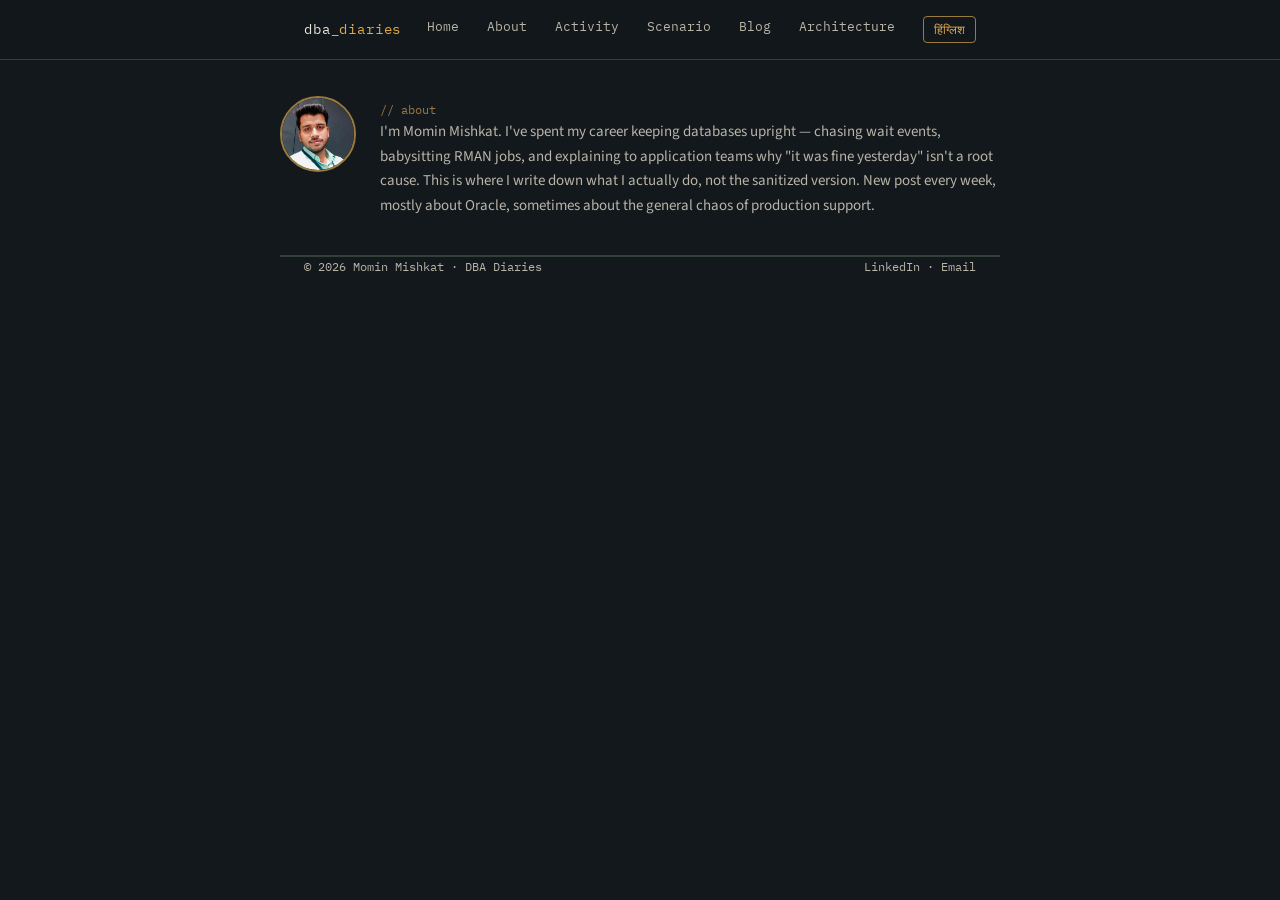
<file: about.html>
<!DOCTYPE html>
<html lang="en">
<head>
<meta charset="UTF-8">
<meta name="viewport" content="width=device-width, initial-scale=1.0">
<title>About — DBA Diaries</title>
<meta name="description" content="About Momin Mishkat — Oracle Database Administrator with expertise in Oracle Core, Oracle RAC, and OCI Database services.">
<meta name="keywords" content="Oracle DBA, Oracle DBA blog, RMAN recovery, AWR performance tuning, Data Guard, OCI, PostgreSQL, database administrator India">
<meta name="author" content="Momin Mishkat">
<link rel="canonical" href="https://momin-mishkat.github.io/dba-diaries/about.html">
<link rel="icon" href="data:image/svg+xml,%3Csvg xmlns='http://www.w3.org/2000/svg' viewBox='0 0 100 100'%3E%3Crect width='100' height='100' rx='18' fill='%2310151B'/%3E%3Ctext x='50' y='68' font-size='58' text-anchor='middle' fill='%23E8A33D' font-family='monospace'%3E%3E_%3C/text%3E%3C/svg%3E">

<meta property="og:type" content="website">
<meta property="og:title" content="About — DBA Diaries">
<meta property="og:description" content="About Momin Mishkat — Oracle Database Administrator with expertise in Oracle Core, Oracle RAC, and OCI Database services.">
<meta property="og:url" content="https://momin-mishkat.github.io/dba-diaries/about.html">
<meta property="og:image" content="https://momin-mishkat.github.io/dba-diaries/assets/momin-profile.jpg">

<meta name="twitter:card" content="summary">
<meta name="twitter:title" content="About — DBA Diaries">
<meta name="twitter:description" content="About Momin Mishkat — Oracle Database Administrator with expertise in Oracle Core, Oracle RAC, and OCI Database services.">
<meta name="twitter:image" content="https://momin-mishkat.github.io/dba-diaries/assets/momin-profile.jpg">

<script type="application/ld+json">
{
  "@context": "https://schema.org",
  "@type": "Person",
  "name": "Momin Mishkat",
  "jobTitle": "Oracle DBA",
  "url": "https://momin-mishkat.github.io/dba-diaries/",
  "sameAs": ["https://www.linkedin.com/in/momin-mishkat-01aa4b1b4/"]
}
</script>

<link rel="preconnect" href="https://fonts.googleapis.com">
<link href="https://fonts.googleapis.com/css2?family=Fraunces:ital,opsz,wght@0,9..144,400;0,9..144,500;0,9..144,600;1,9..144,500&family=Source+Sans+3:wght@400;500;600;700&family=IBM+Plex+Mono:wght@400;500;600&display=swap" rel="stylesheet">
<link rel="stylesheet" href="assets/styles.css?v=3">
</head>
<body>
<nav>
  <div class="wrap">
    <div class="logo">dba<span>_diaries</span></div>
    <div class="navlinks">
      <a href="index.html" id="nav-home">Home</a>
      <a href="about.html" id="nav-about">About</a>
      <a href="activity.html" id="nav-activity">Activity</a>
      <a href="scenario.html" id="nav-scenario">Scenario</a>
      <a href="blog.html" id="nav-blog">Blog</a>
      <a href="architecture.html" id="nav-architecture">Architecture</a>
      <button id="langToggle" class="lang-btn">हिंग्लिश</button>
    </div>
  </div>
</nav>

<section class="about wrap" id="about">
  <img src="assets/momin-profile.jpg" alt="Momin Mishkat" class="avatar">
  <div class="about-body">
    <div class="mark">// about</div>
    <p id="t-about">I'm Momin Mishkat. I've spent my career keeping databases upright — chasing wait events, babysitting RMAN jobs, and explaining to application teams why "it was fine yesterday" isn't a root cause. This is where I write down what I actually do, not the sanitized version. New post every week, mostly about Oracle, sometimes about the general chaos of production support.</p>
  </div>
</section>
<footer class="wrap">
  <span>© 2026 Momin Mishkat · DBA Diaries</span>
  <span><a href="https://www.linkedin.com/in/momin-mishkat-01aa4b1b4/" target="_blank" rel="noopener">LinkedIn</a> · <a href="mailto:mishkatmomin69@gmail.com">Email</a></span>
</footer>
<script src="assets/script.js?v=3"></script>
</body>
</html>
</file>
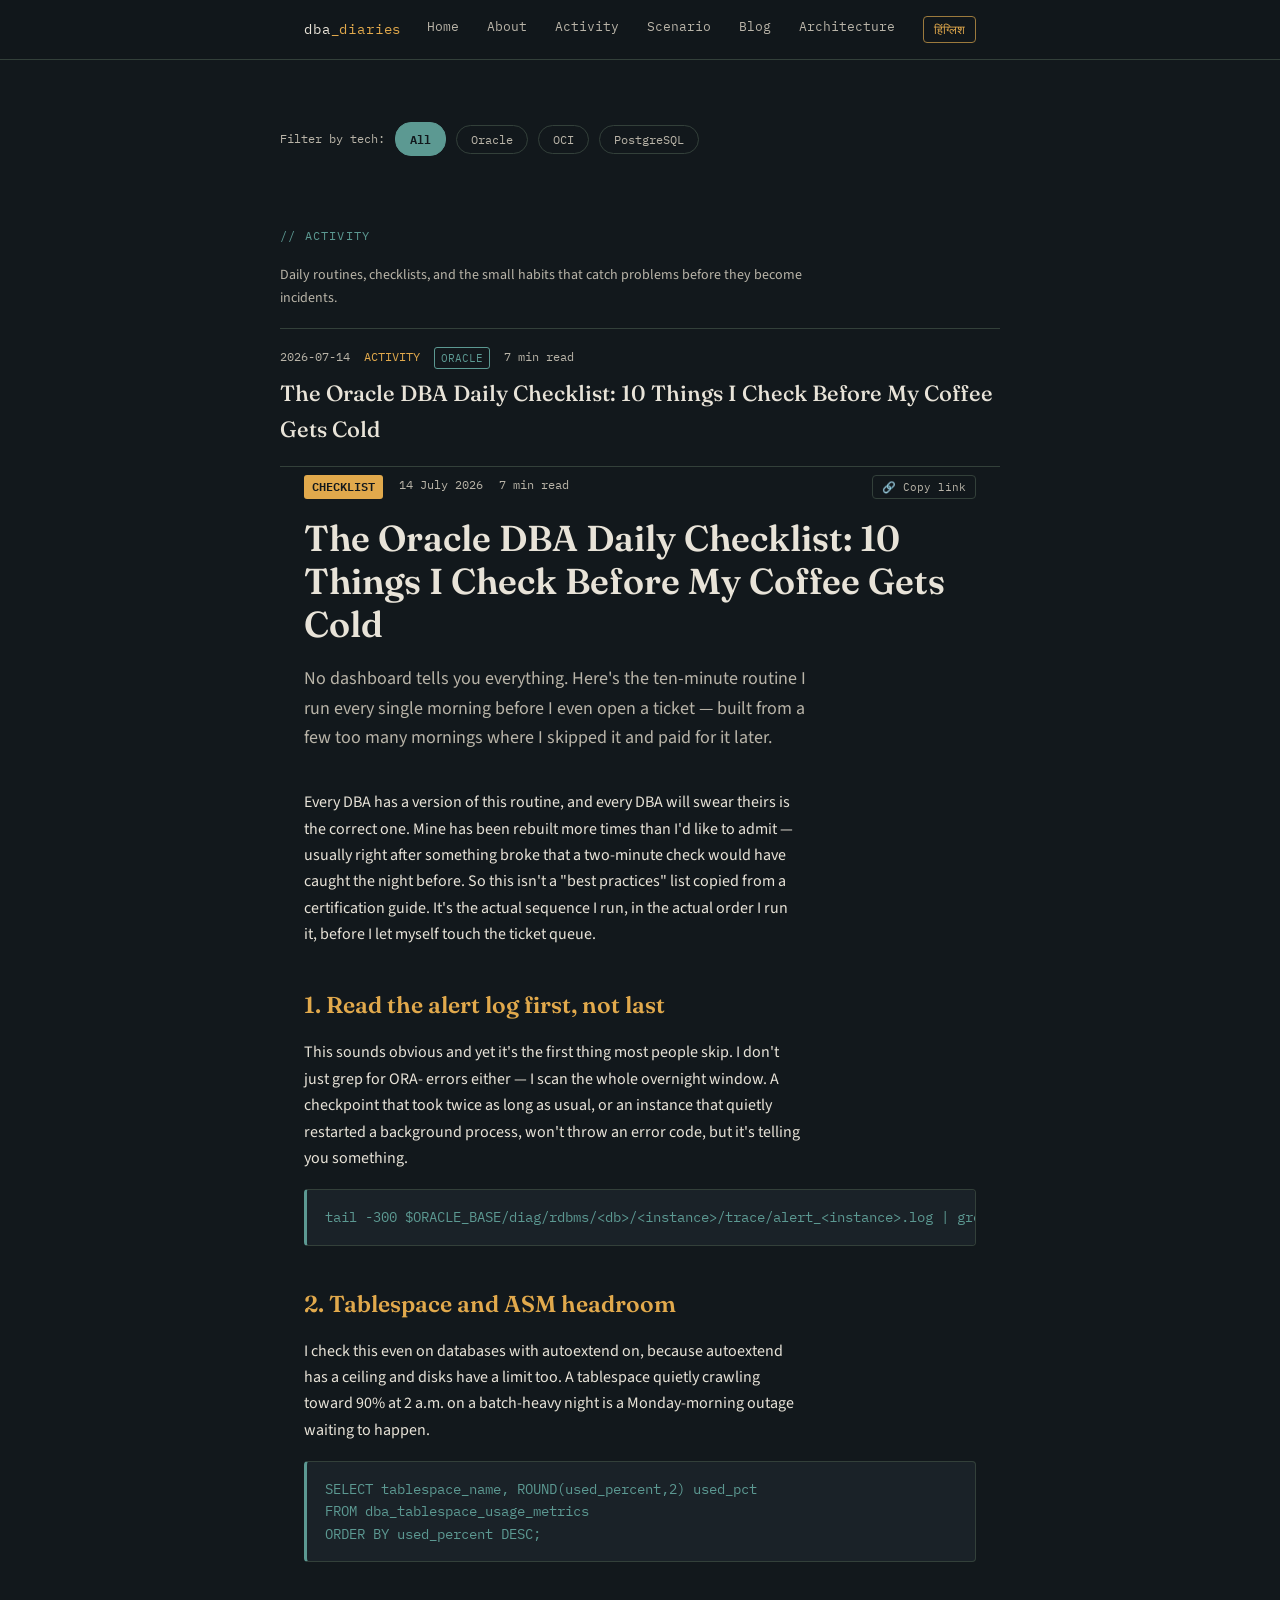
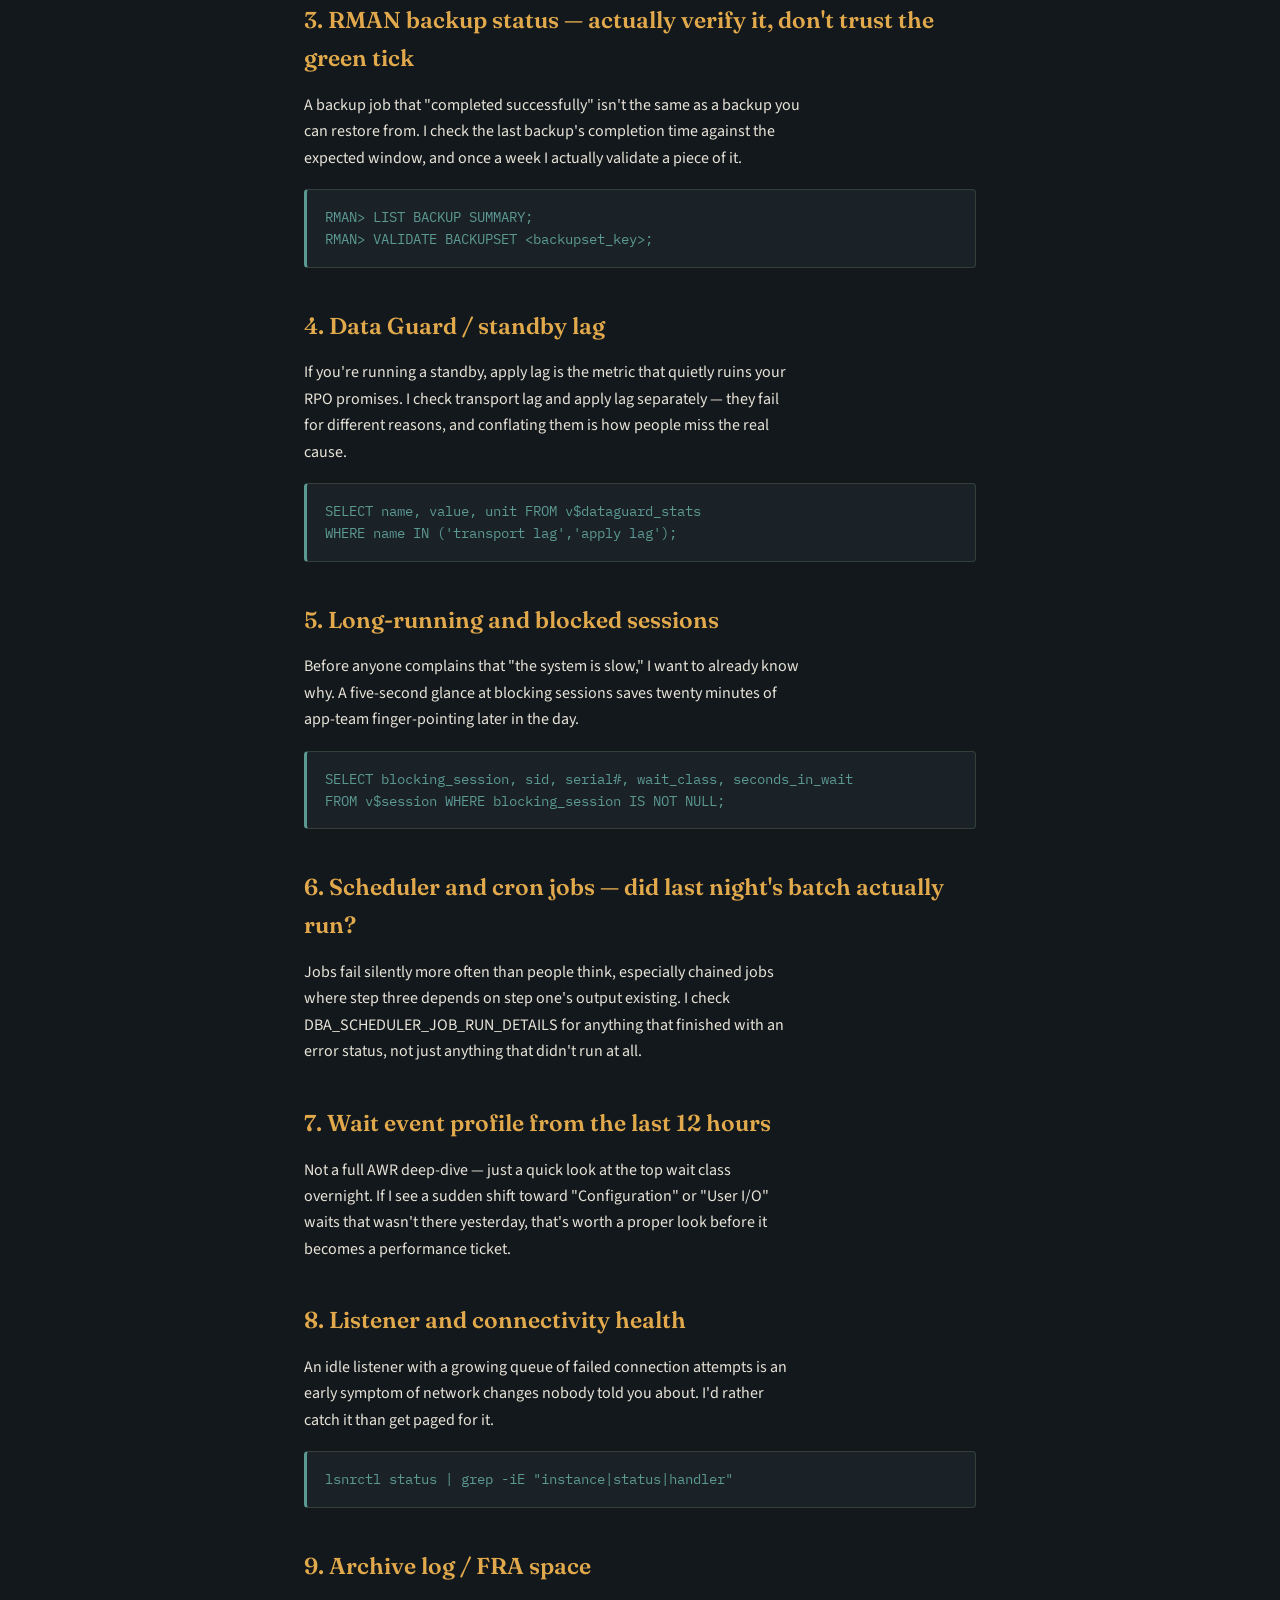
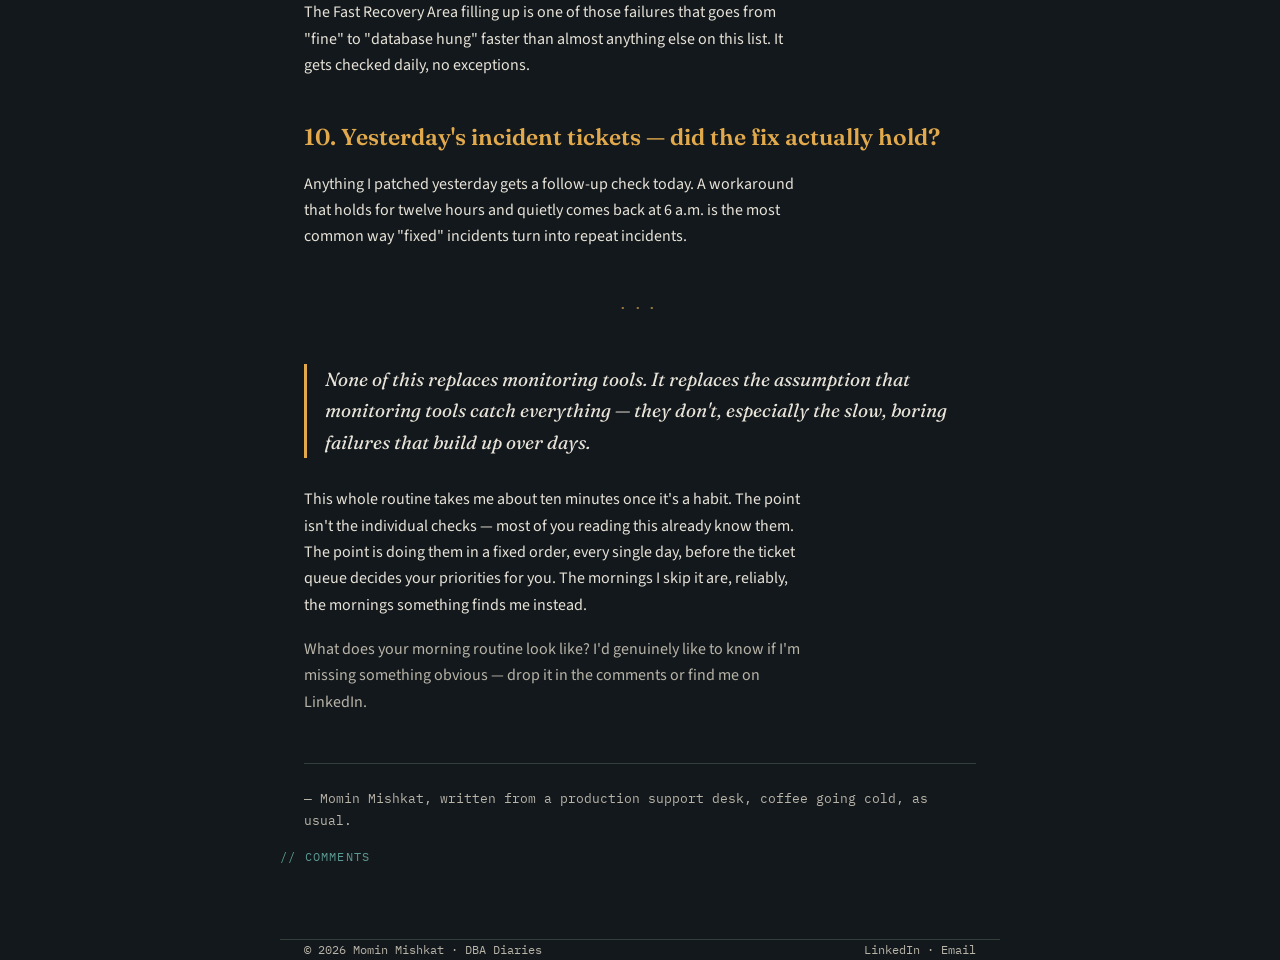
<file: activity.html>
<!DOCTYPE html>
<html lang="en">
<head>
<meta charset="UTF-8">
<meta name="viewport" content="width=device-width, initial-scale=1.0">
<title>Activity — DBA Diaries</title>
<meta name="description" content="Daily routines, checklists, and the small habits that catch problems before they become incidents. Written by Momin Mishkat, Oracle DBA.">
<meta name="keywords" content="Oracle DBA, Oracle DBA blog, RMAN recovery, AWR performance tuning, Data Guard, OCI, PostgreSQL, database administrator India">
<meta name="author" content="Momin Mishkat">
<link rel="canonical" href="https://momin-mishkat.github.io/dba-diaries/activity.html">
<link rel="icon" href="data:image/svg+xml,%3Csvg xmlns='http://www.w3.org/2000/svg' viewBox='0 0 100 100'%3E%3Crect width='100' height='100' rx='18' fill='%2310151B'/%3E%3Ctext x='50' y='68' font-size='58' text-anchor='middle' fill='%23E8A33D' font-family='monospace'%3E%3E_%3C/text%3E%3C/svg%3E">

<meta property="og:type" content="website">
<meta property="og:title" content="Activity — DBA Diaries">
<meta property="og:description" content="Daily routines, checklists, and the small habits that catch problems before they become incidents. Written by Momin Mishkat, Oracle DBA.">
<meta property="og:url" content="https://momin-mishkat.github.io/dba-diaries/activity.html">
<meta property="og:image" content="https://momin-mishkat.github.io/dba-diaries/assets/momin-profile.jpg">

<meta name="twitter:card" content="summary">
<meta name="twitter:title" content="Activity — DBA Diaries">
<meta name="twitter:description" content="Daily routines, checklists, and the small habits that catch problems before they become incidents. Written by Momin Mishkat, Oracle DBA.">
<meta name="twitter:image" content="https://momin-mishkat.github.io/dba-diaries/assets/momin-profile.jpg">

<script type="application/ld+json">
{
  "@context": "https://schema.org",
  "@type": "Person",
  "name": "Momin Mishkat",
  "jobTitle": "Oracle DBA",
  "url": "https://momin-mishkat.github.io/dba-diaries/",
  "sameAs": ["https://www.linkedin.com/in/momin-mishkat-01aa4b1b4/"]
}
</script>

<link rel="preconnect" href="https://fonts.googleapis.com">
<link href="https://fonts.googleapis.com/css2?family=Fraunces:ital,opsz,wght@0,9..144,400;0,9..144,500;0,9..144,600;1,9..144,500&family=Source+Sans+3:wght@400;500;600;700&family=IBM+Plex+Mono:wght@400;500;600&display=swap" rel="stylesheet">
<link rel="stylesheet" href="assets/styles.css?v=3">
</head>
<body>
<nav>
  <div class="wrap">
    <div class="logo">dba<span>_diaries</span></div>
    <div class="navlinks">
      <a href="index.html" id="nav-home">Home</a>
      <a href="about.html" id="nav-about">About</a>
      <a href="activity.html" id="nav-activity">Activity</a>
      <a href="scenario.html" id="nav-scenario">Scenario</a>
      <a href="blog.html" id="nav-blog">Blog</a>
      <a href="architecture.html" id="nav-architecture">Architecture</a>
      <button id="langToggle" class="lang-btn">हिंग्लिश</button>
    </div>
  </div>
</nav>

<section class="index-section wrap" id="tech-filter-wrap">
  <div class="tech-filter" id="techFilter">
    <span class="tech-filter-label" id="t-tech-label">Filter by tech:</span>
    <button class="tech-tab active" data-tech="all">All</button>
    <button class="tech-tab" data-tech="ORACLE">Oracle</button>
    <button class="tech-tab" data-tech="OCI">OCI</button>
    <button class="tech-tab" data-tech="POSTGRES">PostgreSQL</button>
  </div>
</section>

<section class="index-section wrap" id="activity">
  <div class="eyebrow">// activity</div>
  <p class="section-desc" id="t-desc-activity">Daily routines, checklists, and the small habits that catch problems before they become incidents.</p>
  <a class="post-entry" href="#post-1" data-tech="ORACLE">
    <div class="meta"><span class="ts">2026-07-14</span><span class="tag">ACTIVITY</span><span class="tech-badge">ORACLE</span><span id="t-index-read">7 min read</span></div>
    <h3 id="t-index-title">The Oracle DBA Daily Checklist: 10 Things I Check Before My Coffee Gets Cold</h3>
  </a>
</section>

<article class="wrap" id="post-1">
  <div class="meta-row">
    <span class="tag">CHECKLIST</span>
    <span class="ts">14 July 2026</span>
    <span id="t-art-read">7 min read</span>
  </div>

  <h2 class="title" id="t-art-title">The Oracle DBA Daily Checklist: 10 Things I Check Before My Coffee Gets Cold</h2>
  <p class="lede" id="t-art-lede">No dashboard tells you everything. Here's the ten-minute routine I run every single morning before I even open a ticket — built from a few too many mornings where I skipped it and paid for it later.</p>

  <p id="t-art-intro">Every DBA has a version of this routine, and every DBA will swear theirs is the correct one. Mine has been rebuilt more times than I'd like to admit — usually right after something broke that a two-minute check would have caught the night before. So this isn't a "best practices" list copied from a certification guide. It's the actual sequence I run, in the actual order I run it, before I let myself touch the ticket queue.</p>

  <h3 id="t-h3-1">1. Read the alert log first, not last</h3>
  <p id="t-p-1">This sounds obvious and yet it's the first thing most people skip. I don't just grep for ORA- errors either — I scan the whole overnight window. A checkpoint that took twice as long as usual, or an instance that quietly restarted a background process, won't throw an error code, but it's telling you something.</p>
  <div class="codeblock">tail -300 $ORACLE_BASE/diag/rdbms/&lt;db&gt;/&lt;instance&gt;/trace/alert_&lt;instance&gt;.log | grep -iE "ORA-|error|WARN|restart"</div>

  <h3 id="t-h3-2">2. Tablespace and ASM headroom</h3>
  <p id="t-p-2">I check this even on databases with autoextend on, because autoextend has a ceiling and disks have a limit too. A tablespace quietly crawling toward 90% at 2 a.m. on a batch-heavy night is a Monday-morning outage waiting to happen.</p>
  <div class="codeblock">SELECT tablespace_name, ROUND(used_percent,2) used_pct
FROM dba_tablespace_usage_metrics
ORDER BY used_percent DESC;</div>

  <h3 id="t-h3-3">3. RMAN backup status — actually verify it, don't trust the green tick</h3>
  <p id="t-p-3">A backup job that "completed successfully" isn't the same as a backup you can restore from. I check the last backup's completion time against the expected window, and once a week I actually validate a piece of it.</p>
  <div class="codeblock">RMAN&gt; LIST BACKUP SUMMARY;
RMAN&gt; VALIDATE BACKUPSET &lt;backupset_key&gt;;</div>

  <h3 id="t-h3-4">4. Data Guard / standby lag</h3>
  <p id="t-p-4">If you're running a standby, apply lag is the metric that quietly ruins your RPO promises. I check transport lag and apply lag separately — they fail for different reasons, and conflating them is how people miss the real cause.</p>
  <div class="codeblock">SELECT name, value, unit FROM v$dataguard_stats
WHERE name IN ('transport lag','apply lag');</div>

  <h3 id="t-h3-5">5. Long-running and blocked sessions</h3>
  <p id="t-p-5">Before anyone complains that "the system is slow," I want to already know why. A five-second glance at blocking sessions saves twenty minutes of app-team finger-pointing later in the day.</p>
  <div class="codeblock">SELECT blocking_session, sid, serial#, wait_class, seconds_in_wait
FROM v$session WHERE blocking_session IS NOT NULL;</div>

  <h3 id="t-h3-6">6. Scheduler and cron jobs — did last night's batch actually run?</h3>
  <p id="t-p-6">Jobs fail silently more often than people think, especially chained jobs where step three depends on step one's output existing. I check DBA_SCHEDULER_JOB_RUN_DETAILS for anything that finished with an error status, not just anything that didn't run at all.</p>

  <h3 id="t-h3-7">7. Wait event profile from the last 12 hours</h3>
  <p id="t-p-7">Not a full AWR deep-dive — just a quick look at the top wait class overnight. If I see a sudden shift toward "Configuration" or "User I/O" waits that wasn't there yesterday, that's worth a proper look before it becomes a performance ticket.</p>

  <h3 id="t-h3-8">8. Listener and connectivity health</h3>
  <p id="t-p-8">An idle listener with a growing queue of failed connection attempts is an early symptom of network changes nobody told you about. I'd rather catch it than get paged for it.</p>
  <div class="codeblock">lsnrctl status | grep -iE "instance|status|handler"</div>

  <h3 id="t-h3-9">9. Archive log / FRA space</h3>
  <p id="t-p-9">The Fast Recovery Area filling up is one of those failures that goes from "fine" to "database hung" faster than almost anything else on this list. It gets checked daily, no exceptions.</p>

  <h3 id="t-h3-10">10. Yesterday's incident tickets — did the fix actually hold?</h3>
  <p id="t-p-10">Anything I patched yesterday gets a follow-up check today. A workaround that holds for twelve hours and quietly comes back at 6 a.m. is the most common way "fixed" incidents turn into repeat incidents.</p>

  <div class="divider">···</div>

  <blockquote id="t-quote">None of this replaces monitoring tools. It replaces the assumption that monitoring tools catch everything — they don't, especially the slow, boring failures that build up over days.</blockquote>

  <p id="t-closing-1">This whole routine takes me about ten minutes once it's a habit. The point isn't the individual checks — most of you reading this already know them. The point is doing them in a fixed order, every single day, before the ticket queue decides your priorities for you. The mornings I skip it are, reliably, the mornings something finds me instead.</p>

  <p class="dim" id="t-closing-2">What does your morning routine look like? I'd genuinely like to know if I'm missing something obvious — drop it in the comments or find me on LinkedIn.</p>

  <div class="signoff" id="t-signoff">— Momin Mishkat, written from a production support desk, coffee going cold, as usual.</div>
</article>

<section class="comments-section wrap">
  <div class="eyebrow">// comments</div>
  <script src="https://giscus.app/client.js"
          data-repo="Momin-Mishkat/dba-diaries"
          data-repo-id="R_kgDOTX525Q"
          data-category="Announcements"
          data-category-id="DIC_kwDOTX525c4DBPV9"
          data-mapping="pathname"
          data-strict="0"
          data-reactions-enabled="1"
          data-emit-metadata="0"
          data-input-position="bottom"
          data-theme="dark"
          data-lang="en"
          crossorigin="anonymous"
          async>
  </script>
</section>
<footer class="wrap">
  <span>© 2026 Momin Mishkat · DBA Diaries</span>
  <span><a href="https://www.linkedin.com/in/momin-mishkat-01aa4b1b4/" target="_blank" rel="noopener">LinkedIn</a> · <a href="mailto:mishkatmomin69@gmail.com">Email</a></span>
</footer>
<script src="assets/script.js?v=3"></script>
</body>
</html>
</file>
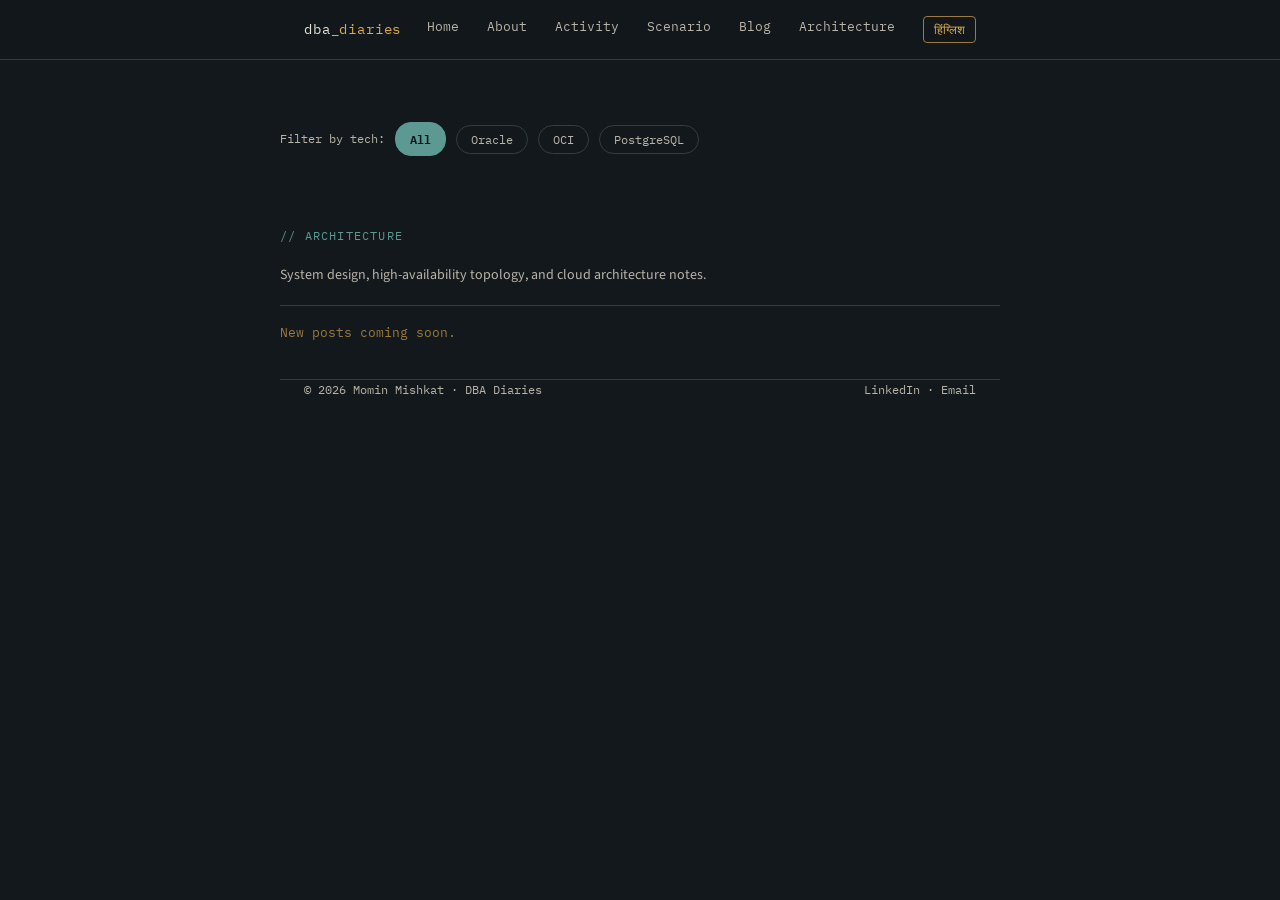
<file: architecture.html>
<!DOCTYPE html>
<html lang="en">
<head>
<meta charset="UTF-8">
<meta name="viewport" content="width=device-width, initial-scale=1.0">
<title>Architecture — DBA Diaries</title>
<meta name="description" content="System design, high-availability topology, and cloud architecture notes for Oracle, OCI, and PostgreSQL environments.">
<meta name="keywords" content="Oracle DBA, Oracle DBA blog, RMAN recovery, AWR performance tuning, Data Guard, OCI, PostgreSQL, database administrator India">
<meta name="author" content="Momin Mishkat">
<link rel="canonical" href="https://momin-mishkat.github.io/dba-diaries/architecture.html">
<link rel="icon" href="data:image/svg+xml,%3Csvg xmlns='http://www.w3.org/2000/svg' viewBox='0 0 100 100'%3E%3Crect width='100' height='100' rx='18' fill='%2310151B'/%3E%3Ctext x='50' y='68' font-size='58' text-anchor='middle' fill='%23E8A33D' font-family='monospace'%3E%3E_%3C/text%3E%3C/svg%3E">

<meta property="og:type" content="website">
<meta property="og:title" content="Architecture — DBA Diaries">
<meta property="og:description" content="System design, high-availability topology, and cloud architecture notes for Oracle, OCI, and PostgreSQL environments.">
<meta property="og:url" content="https://momin-mishkat.github.io/dba-diaries/architecture.html">
<meta property="og:image" content="https://momin-mishkat.github.io/dba-diaries/assets/momin-profile.jpg">

<meta name="twitter:card" content="summary">
<meta name="twitter:title" content="Architecture — DBA Diaries">
<meta name="twitter:description" content="System design, high-availability topology, and cloud architecture notes for Oracle, OCI, and PostgreSQL environments.">
<meta name="twitter:image" content="https://momin-mishkat.github.io/dba-diaries/assets/momin-profile.jpg">

<script type="application/ld+json">
{
  "@context": "https://schema.org",
  "@type": "Person",
  "name": "Momin Mishkat",
  "jobTitle": "Oracle DBA",
  "url": "https://momin-mishkat.github.io/dba-diaries/",
  "sameAs": ["https://www.linkedin.com/in/momin-mishkat-01aa4b1b4/"]
}
</script>

<link rel="preconnect" href="https://fonts.googleapis.com">
<link href="https://fonts.googleapis.com/css2?family=Fraunces:ital,opsz,wght@0,9..144,400;0,9..144,500;0,9..144,600;1,9..144,500&family=Source+Sans+3:wght@400;500;600;700&family=IBM+Plex+Mono:wght@400;500;600&display=swap" rel="stylesheet">
<link rel="stylesheet" href="assets/styles.css?v=3">
</head>
<body>
<nav>
  <div class="wrap">
    <div class="logo">dba<span>_diaries</span></div>
    <div class="navlinks">
      <a href="index.html" id="nav-home">Home</a>
      <a href="about.html" id="nav-about">About</a>
      <a href="activity.html" id="nav-activity">Activity</a>
      <a href="scenario.html" id="nav-scenario">Scenario</a>
      <a href="blog.html" id="nav-blog">Blog</a>
      <a href="architecture.html" id="nav-architecture">Architecture</a>
      <button id="langToggle" class="lang-btn">हिंग्लिश</button>
    </div>
  </div>
</nav>

<section class="index-section wrap" id="tech-filter-wrap">
  <div class="tech-filter" id="techFilter">
    <span class="tech-filter-label" id="t-tech-label">Filter by tech:</span>
    <button class="tech-tab active" data-tech="all">All</button>
    <button class="tech-tab" data-tech="ORACLE">Oracle</button>
    <button class="tech-tab" data-tech="OCI">OCI</button>
    <button class="tech-tab" data-tech="POSTGRES">PostgreSQL</button>
  </div>
</section>

<section class="index-section wrap" id="architecture">
  <div class="eyebrow">// architecture</div>
  <p class="section-desc" id="t-desc-arch">System design, high-availability topology, and cloud architecture notes.</p>
  <p class="coming-soon" id="t-soon-arch">New posts coming soon.</p>
</section>
<footer class="wrap">
  <span>© 2026 Momin Mishkat · DBA Diaries</span>
  <span><a href="https://www.linkedin.com/in/momin-mishkat-01aa4b1b4/" target="_blank" rel="noopener">LinkedIn</a> · <a href="mailto:mishkatmomin69@gmail.com">Email</a></span>
</footer>
<script src="assets/script.js?v=3"></script>
</body>
</html>
</file>
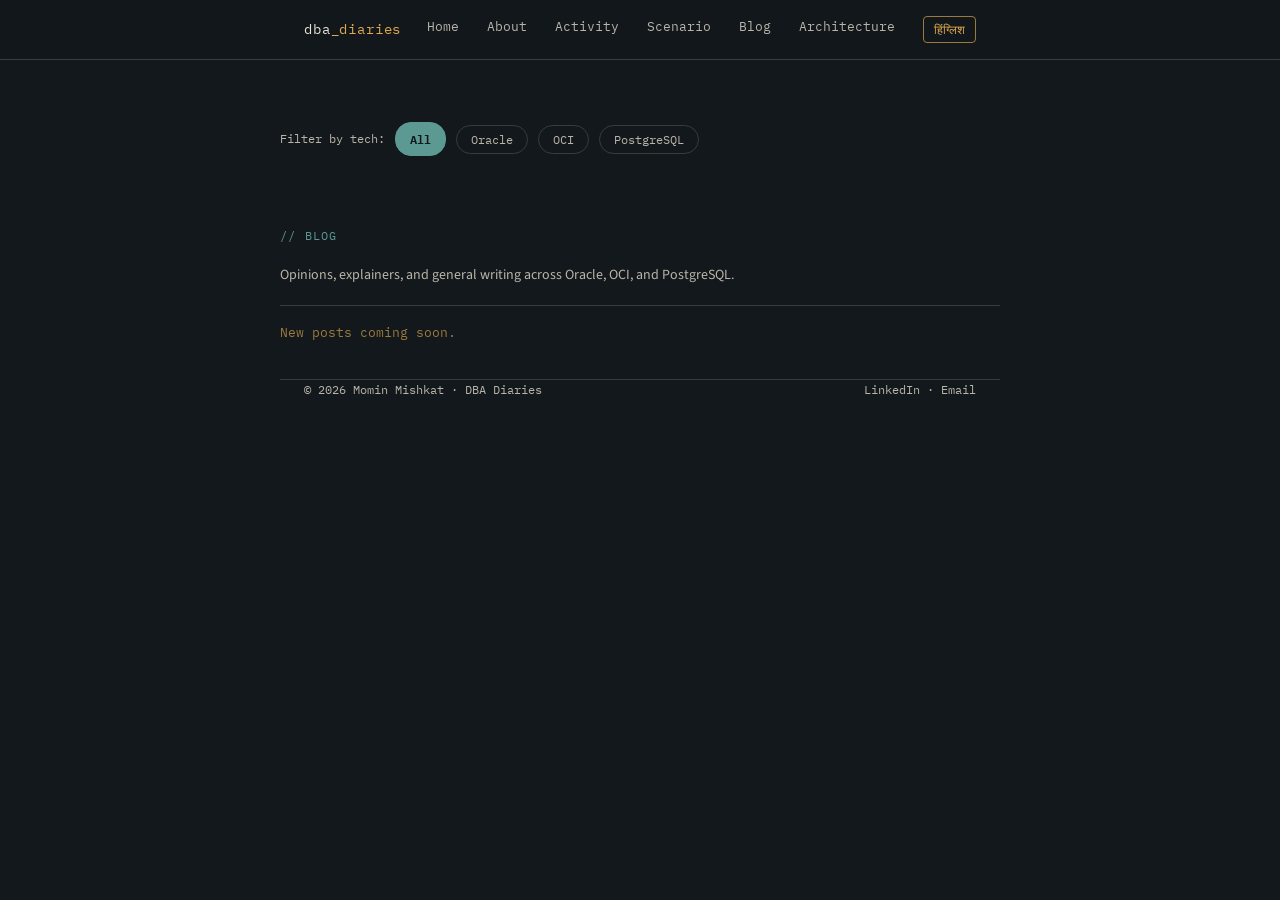
<file: blog.html>
<!DOCTYPE html>
<html lang="en">
<head>
<meta charset="UTF-8">
<meta name="viewport" content="width=device-width, initial-scale=1.0">
<title>Blog — DBA Diaries</title>
<meta name="description" content="Opinions, explainers, and general writing across Oracle, OCI, and PostgreSQL, from a working database administrator.">
<meta name="keywords" content="Oracle DBA, Oracle DBA blog, RMAN recovery, AWR performance tuning, Data Guard, OCI, PostgreSQL, database administrator India">
<meta name="author" content="Momin Mishkat">
<link rel="canonical" href="https://momin-mishkat.github.io/dba-diaries/blog.html">
<link rel="icon" href="data:image/svg+xml,%3Csvg xmlns='http://www.w3.org/2000/svg' viewBox='0 0 100 100'%3E%3Crect width='100' height='100' rx='18' fill='%2310151B'/%3E%3Ctext x='50' y='68' font-size='58' text-anchor='middle' fill='%23E8A33D' font-family='monospace'%3E%3E_%3C/text%3E%3C/svg%3E">

<meta property="og:type" content="website">
<meta property="og:title" content="Blog — DBA Diaries">
<meta property="og:description" content="Opinions, explainers, and general writing across Oracle, OCI, and PostgreSQL, from a working database administrator.">
<meta property="og:url" content="https://momin-mishkat.github.io/dba-diaries/blog.html">
<meta property="og:image" content="https://momin-mishkat.github.io/dba-diaries/assets/momin-profile.jpg">

<meta name="twitter:card" content="summary">
<meta name="twitter:title" content="Blog — DBA Diaries">
<meta name="twitter:description" content="Opinions, explainers, and general writing across Oracle, OCI, and PostgreSQL, from a working database administrator.">
<meta name="twitter:image" content="https://momin-mishkat.github.io/dba-diaries/assets/momin-profile.jpg">

<script type="application/ld+json">
{
  "@context": "https://schema.org",
  "@type": "Person",
  "name": "Momin Mishkat",
  "jobTitle": "Oracle DBA",
  "url": "https://momin-mishkat.github.io/dba-diaries/",
  "sameAs": ["https://www.linkedin.com/in/momin-mishkat-01aa4b1b4/"]
}
</script>

<link rel="preconnect" href="https://fonts.googleapis.com">
<link href="https://fonts.googleapis.com/css2?family=Fraunces:ital,opsz,wght@0,9..144,400;0,9..144,500;0,9..144,600;1,9..144,500&family=Source+Sans+3:wght@400;500;600;700&family=IBM+Plex+Mono:wght@400;500;600&display=swap" rel="stylesheet">
<link rel="stylesheet" href="assets/styles.css?v=3">
</head>
<body>
<nav>
  <div class="wrap">
    <div class="logo">dba<span>_diaries</span></div>
    <div class="navlinks">
      <a href="index.html" id="nav-home">Home</a>
      <a href="about.html" id="nav-about">About</a>
      <a href="activity.html" id="nav-activity">Activity</a>
      <a href="scenario.html" id="nav-scenario">Scenario</a>
      <a href="blog.html" id="nav-blog">Blog</a>
      <a href="architecture.html" id="nav-architecture">Architecture</a>
      <button id="langToggle" class="lang-btn">हिंग्लिश</button>
    </div>
  </div>
</nav>

<section class="index-section wrap" id="tech-filter-wrap">
  <div class="tech-filter" id="techFilter">
    <span class="tech-filter-label" id="t-tech-label">Filter by tech:</span>
    <button class="tech-tab active" data-tech="all">All</button>
    <button class="tech-tab" data-tech="ORACLE">Oracle</button>
    <button class="tech-tab" data-tech="OCI">OCI</button>
    <button class="tech-tab" data-tech="POSTGRES">PostgreSQL</button>
  </div>
</section>

<section class="index-section wrap" id="blog">
  <div class="eyebrow">// blog</div>
  <p class="section-desc" id="t-desc-blog">Opinions, explainers, and general writing across Oracle, OCI, and PostgreSQL.</p>
  <p class="coming-soon" id="t-soon-blog">New posts coming soon.</p>
</section>
<footer class="wrap">
  <span>© 2026 Momin Mishkat · DBA Diaries</span>
  <span><a href="https://www.linkedin.com/in/momin-mishkat-01aa4b1b4/" target="_blank" rel="noopener">LinkedIn</a> · <a href="mailto:mishkatmomin69@gmail.com">Email</a></span>
</footer>
<script src="assets/script.js?v=3"></script>
</body>
</html>
</file>
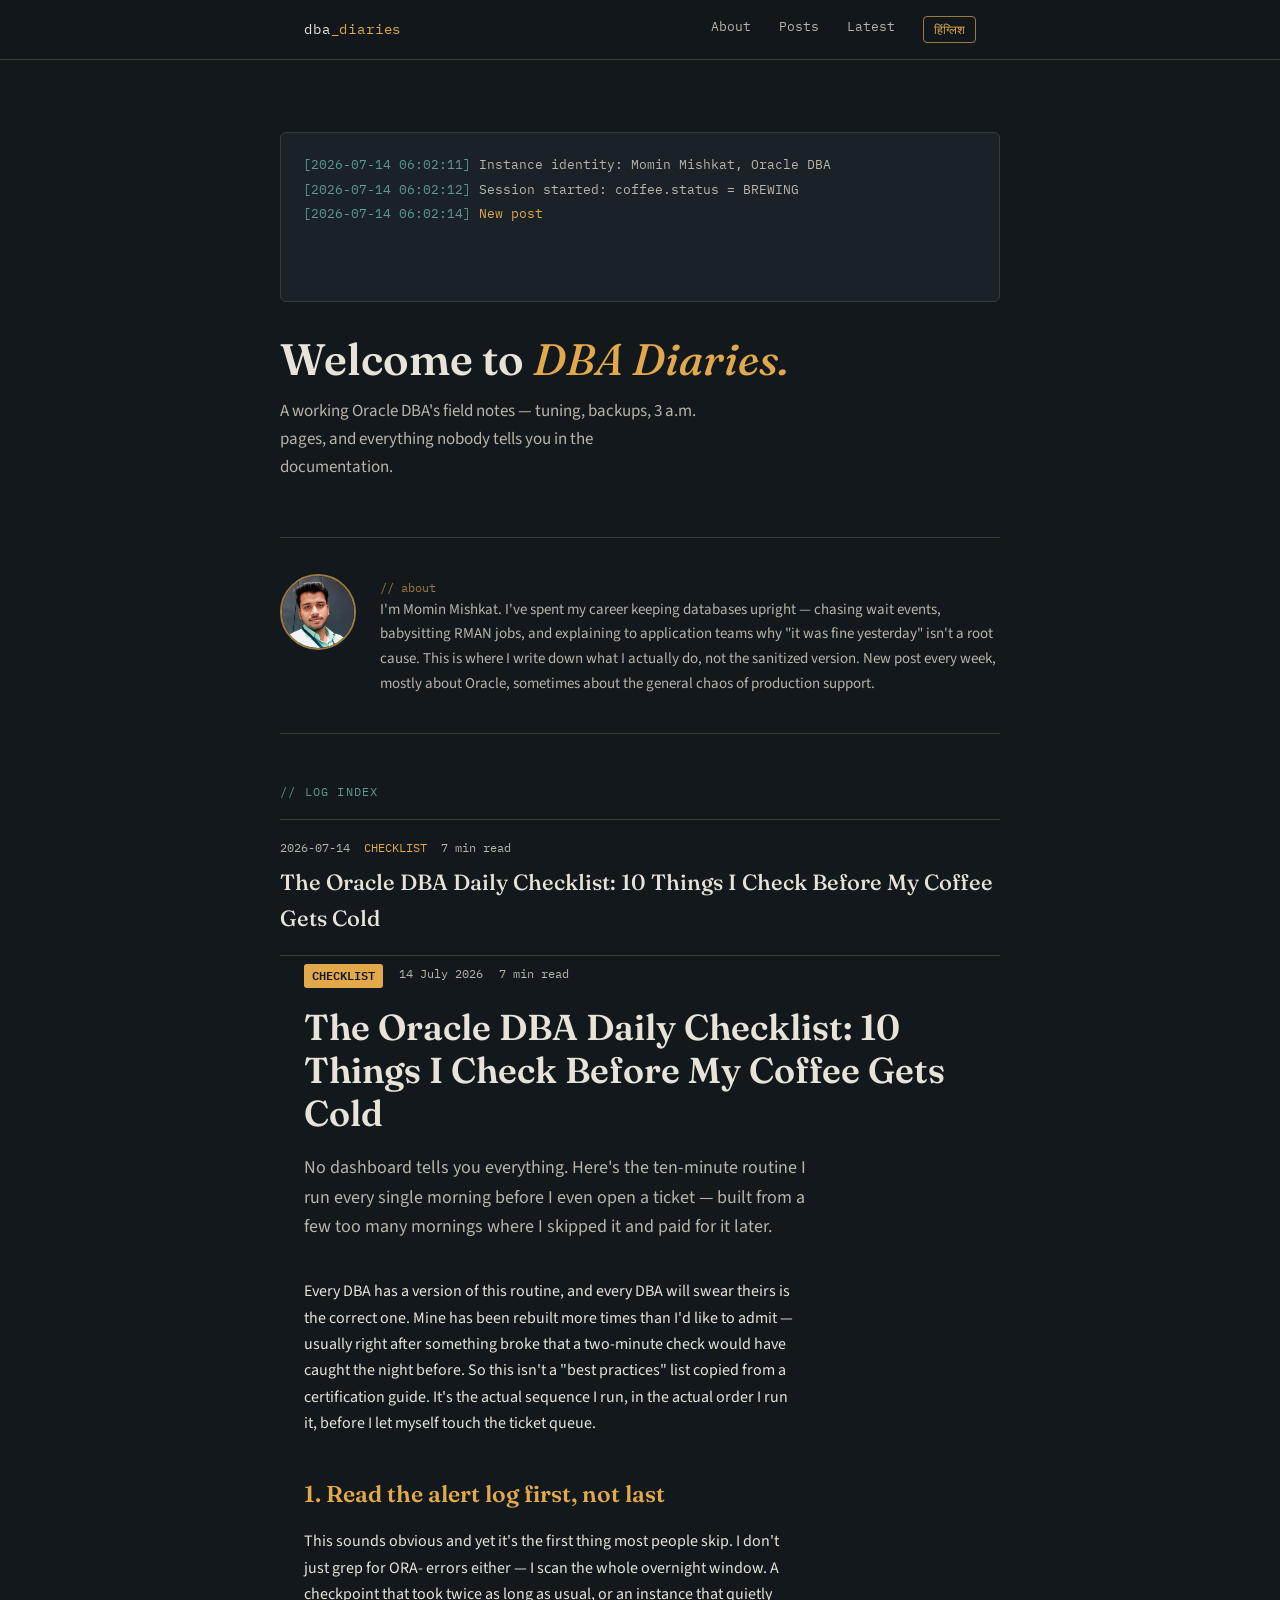
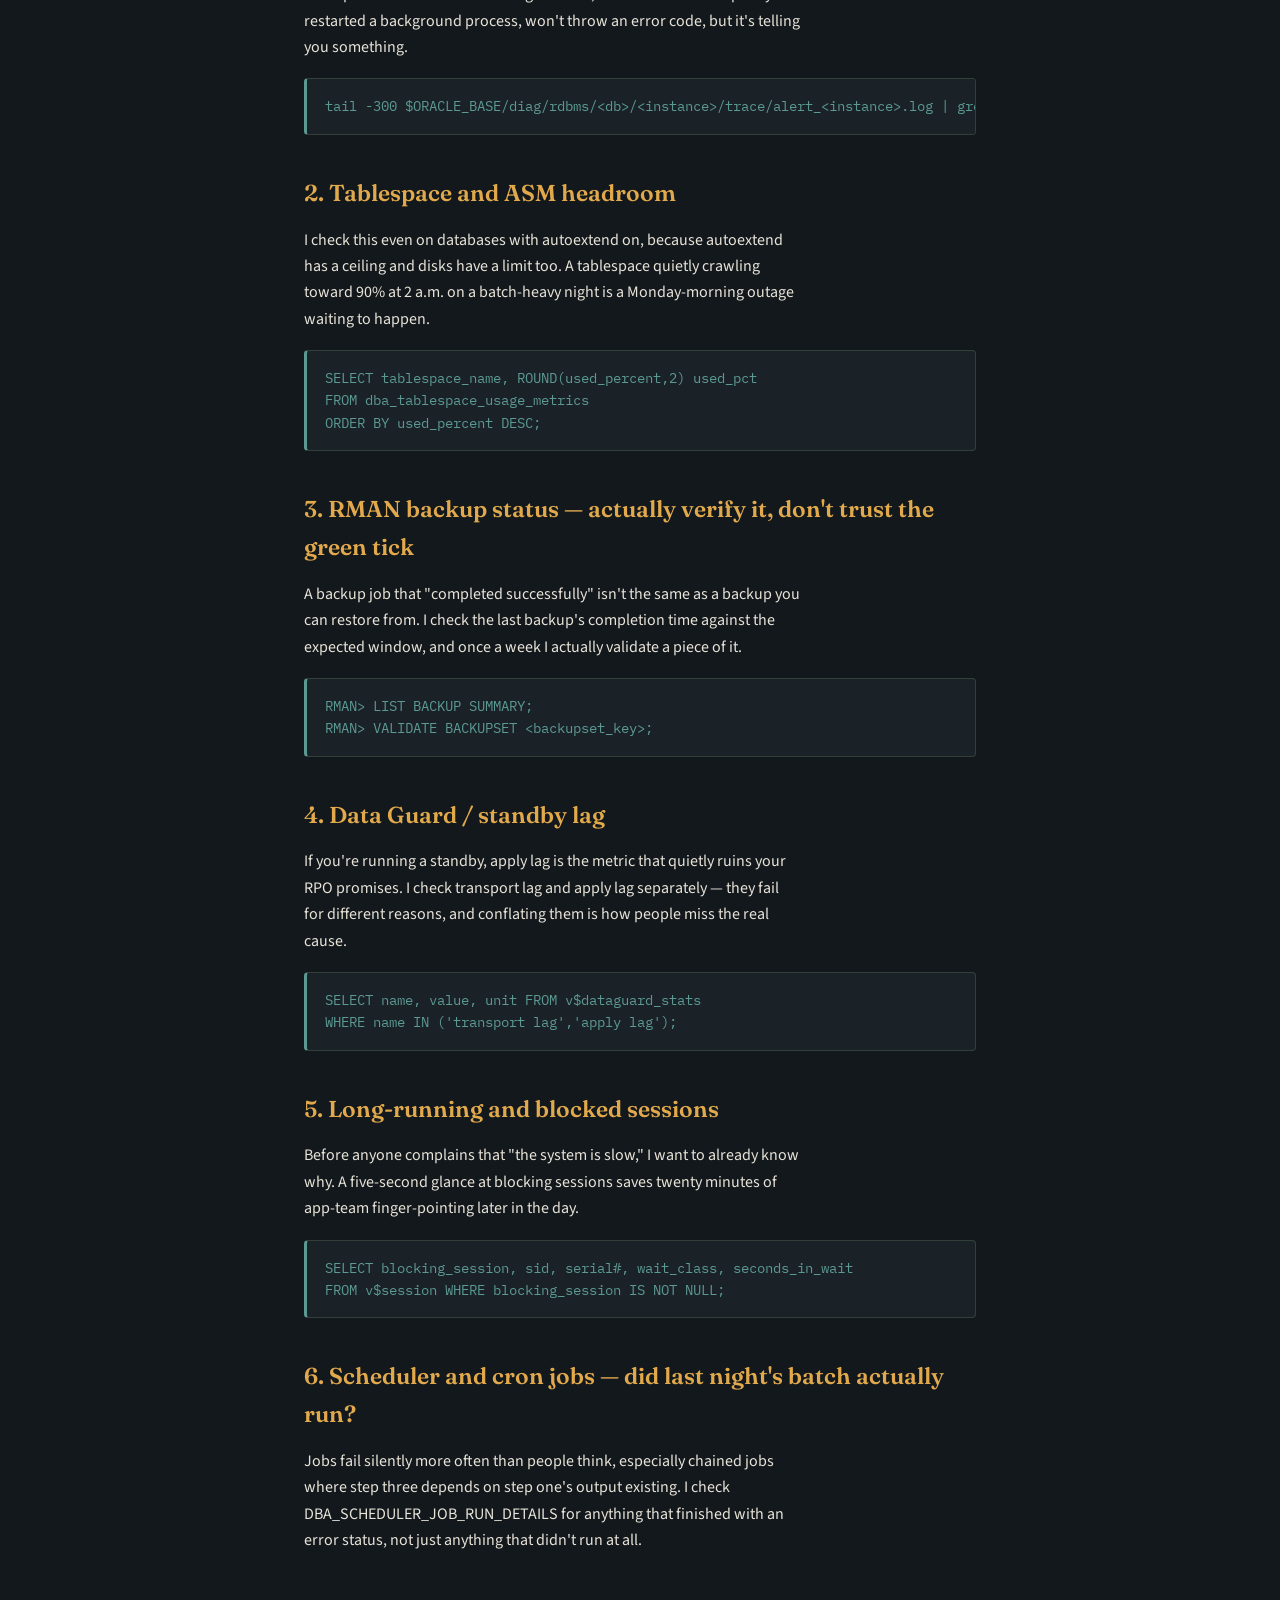
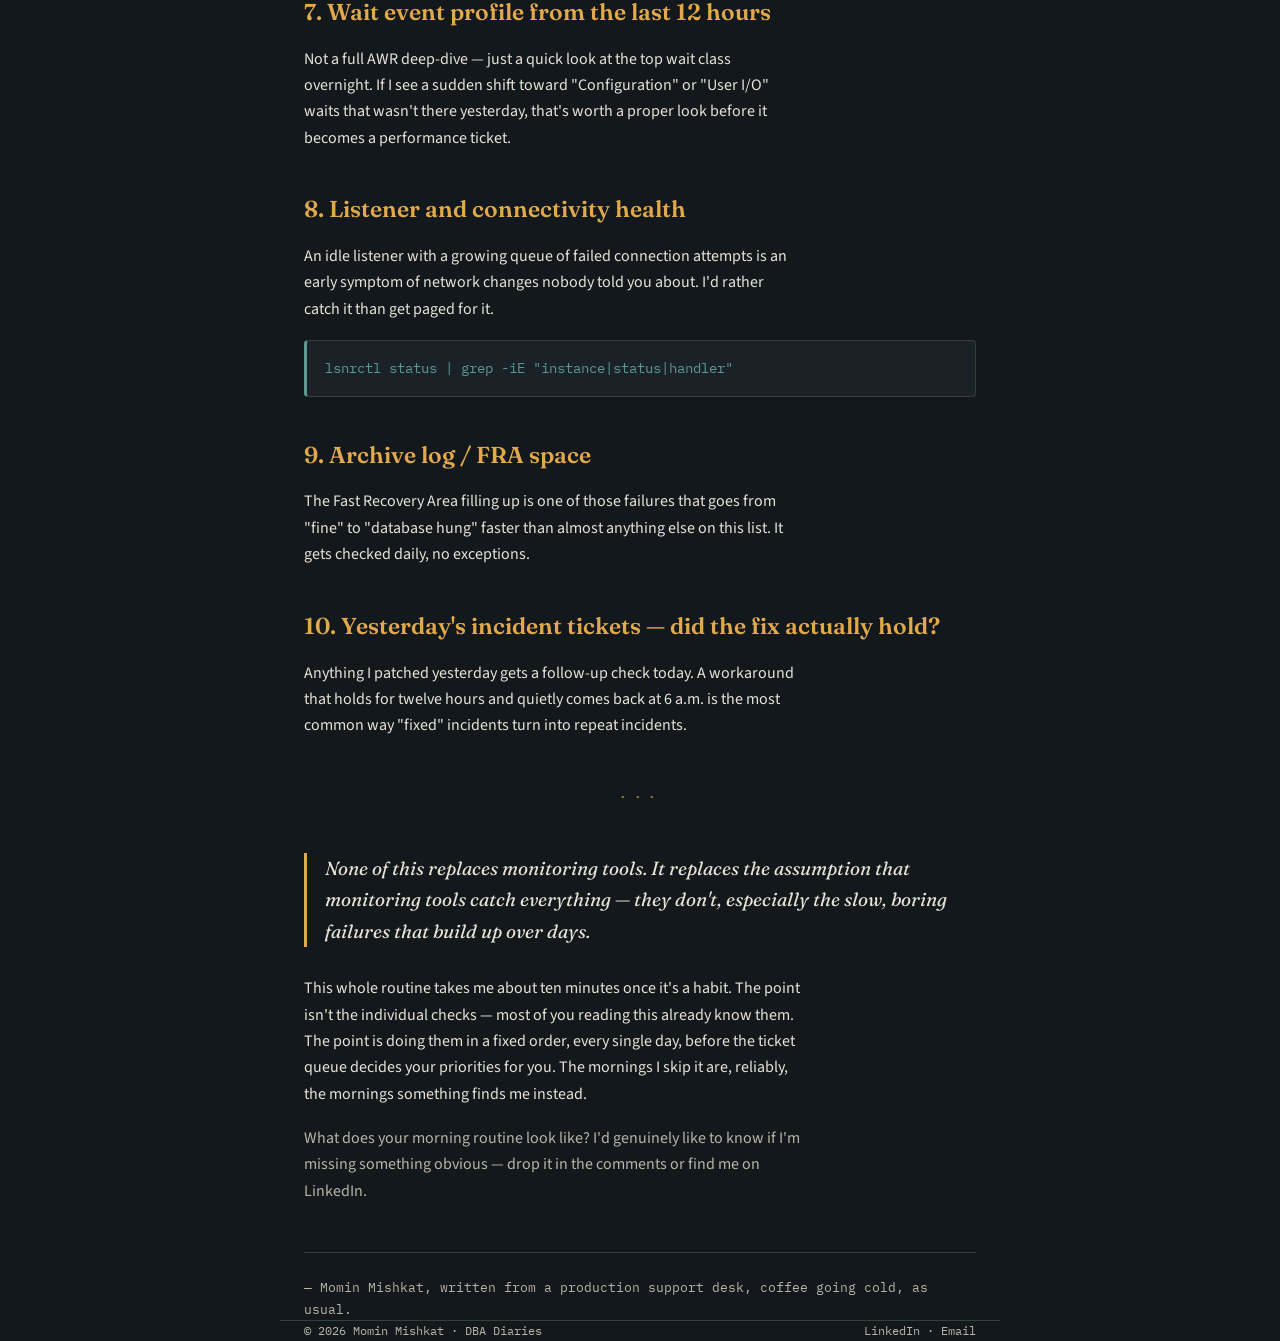
<file: index (2).html>
<!DOCTYPE html>
<html lang="en">
<head>
<meta charset="UTF-8">
<meta name="viewport" content="width=device-width, initial-scale=1.0">
<title>DBA Diaries — Momin Mishkat, Oracle DBA</title>
<link rel="preconnect" href="https://fonts.googleapis.com">
<link href="https://fonts.googleapis.com/css2?family=Fraunces:ital,opsz,wght@0,9..144,400;0,9..144,500;0,9..144,600;1,9..144,500&family=Source+Sans+3:wght@400;500;600;700&family=IBM+Plex+Mono:wght@400;500;600&display=swap" rel="stylesheet">
<style>
  :root{
    --bg: #12181C;
    --bg-alt: #1A2228;
    --bg-raised: #202A31;
    --paper: #E8E3D8;
    --paper-dim: #B9B4A8;
    --amber: #E1A94C;
    --amber-dim: #9C7A3D;
    --teal: #5C9992;
    --line: #33403A;
    --danger: #C97C5D;
    --font-display: 'Fraunces', serif;
    --font-body: 'Source Sans 3', sans-serif;
    --font-mono: 'IBM Plex Mono', monospace;
  }

  *{box-sizing:border-box; margin:0; padding:0;}

  html{scroll-behavior:smooth;}

  body{
    background:var(--bg);
    color:var(--paper);
    font-family:var(--font-body);
    line-height:1.65;
    -webkit-font-smoothing:antialiased;
  }

  a{color:var(--amber); text-decoration:none;}
  a:hover{text-decoration:underline;}

  ::selection{background:var(--amber); color:var(--bg);}

  /* focus visibility */
  a:focus-visible, button:focus-visible{
    outline:2px solid var(--amber);
    outline-offset:3px;
  }

  .wrap{
    max-width:720px;
    margin:0 auto;
    padding:0 24px;
  }

  /* ---------- NAV ---------- */
  nav{
    position:sticky; top:0; z-index:50;
    background:rgba(18,24,28,0.9);
    backdrop-filter:blur(6px);
    border-bottom:1px solid var(--line);
  }
  nav .wrap{
    display:flex; align-items:center; justify-content:space-between;
    padding:16px 24px;
  }
  .logo{
    font-family:var(--font-mono);
    font-size:14px;
    letter-spacing:0.06em;
    color:var(--paper);
  }
  .logo span{color:var(--amber);}
  .navlinks{display:flex; gap:28px; font-family:var(--font-mono); font-size:13px;}
  .navlinks a{color:var(--paper-dim);}
  .navlinks a:hover{color:var(--amber); text-decoration:none;}
  .lang-btn{
    font-family:var(--font-mono);
    font-size:12px;
    background:transparent;
    border:1px solid var(--amber-dim);
    color:var(--amber);
    padding:5px 10px;
    border-radius:4px;
    cursor:pointer;
    transition:background 0.15s;
  }
  .lang-btn:hover{background:var(--bg-alt);}
  .lang-btn.active{background:var(--amber); color:var(--bg); font-weight:600;}

  /* ---------- HERO / ALERT LOG ---------- */
  .hero{
    padding:72px 0 56px;
    border-bottom:1px solid var(--line);
  }
  .logbox{
    background:var(--bg-alt);
    border:1px solid var(--line);
    border-radius:6px;
    padding:20px 22px;
    font-family:var(--font-mono);
    font-size:13px;
    color:var(--paper-dim);
    line-height:1.9;
    min-height:170px;
  }
  .logbox .ts{color:var(--teal);}
  .logbox .lvl-info{color:var(--paper-dim);}
  .logbox .lvl-warn{color:var(--amber);}
  .logbox .cursor{
    display:inline-block; width:8px; height:14px;
    background:var(--amber);
    animation:blink 1s steps(1) infinite;
    vertical-align:middle;
  }
  @keyframes blink{50%{opacity:0;}}

  .hero h1{
    font-family:var(--font-display);
    font-weight:600;
    font-size:44px;
    line-height:1.15;
    margin:32px 0 12px;
    color:var(--paper);
  }
  .hero h1 em{
    font-style:italic;
    color:var(--amber);
    font-weight:500;
  }
  .hero p.tagline{
    font-size:17px;
    color:var(--paper-dim);
    max-width:52ch;
  }

  /* ---------- ABOUT STRIP ---------- */
  .about{
    padding:36px 0;
    border-bottom:1px solid var(--line);
    display:flex;
    gap:24px;
    align-items:flex-start;
  }
  .about .avatar{
    width:76px;
    height:76px;
    border-radius:50%;
    object-fit:cover;
    border:2px solid var(--amber-dim);
    flex-shrink:0;
  }
  .about .mark{
    font-family:var(--font-mono);
    font-size:12px;
    color:var(--amber-dim);
    padding-top:4px;
    white-space:nowrap;
  }
  .about .about-body{flex:1;}
  .about p{
    font-size:15px;
    color:var(--paper-dim);
  }

  /* ---------- POST INDEX ---------- */
  .index-section{padding:48px 0 8px;}
  .index-section .eyebrow{
    font-family:var(--font-mono);
    font-size:12px;
    letter-spacing:0.1em;
    text-transform:uppercase;
    color:var(--teal);
    margin-bottom:18px;
  }
  .post-entry{
    display:block;
    padding:18px 0;
    border-top:1px solid var(--line);
  }
  .post-entry:last-child{border-bottom:1px solid var(--line);}
  .post-entry .meta{
    font-family:var(--font-mono);
    font-size:12px;
    color:var(--paper-dim);
    display:flex; gap:14px; margin-bottom:6px;
  }
  .post-entry .meta .tag{color:var(--amber);}
  .post-entry h3{
    font-family:var(--font-display);
    font-weight:500;
    font-size:22px;
    color:var(--paper);
  }
  .post-entry:hover h3{color:var(--amber); text-decoration:underline;}

  /* ---------- ARTICLE ---------- */
  article{padding:64px 0 40px;}
  article .meta-row{
    font-family:var(--font-mono);
    font-size:12px;
    color:var(--paper-dim);
    display:flex; gap:16px; margin-bottom:18px;
  }
  article .meta-row .tag{
    color:var(--bg);
    background:var(--amber);
    padding:2px 8px;
    border-radius:3px;
    font-weight:600;
  }
  article h2.title{
    font-family:var(--font-display);
    font-size:36px;
    font-weight:600;
    line-height:1.2;
    color:var(--paper);
    margin-bottom:18px;
  }
  article .lede{
    font-size:18px;
    color:var(--paper-dim);
    margin-bottom:36px;
    max-width:56ch;
  }
  article h3{
    font-family:var(--font-display);
    font-size:23px;
    font-weight:600;
    color:var(--amber);
    margin:40px 0 14px;
  }
  article p{
    font-size:16px;
    color:var(--paper);
    margin-bottom:18px;
    max-width:62ch;
  }
  article p.dim{color:var(--paper-dim);}
  article ul, article ol{
    margin:0 0 20px 22px;
    max-width:60ch;
  }
  article li{margin-bottom:8px; font-size:16px;}

  .codeblock{
    background:var(--bg-alt);
    border:1px solid var(--line);
    border-left:3px solid var(--teal);
    border-radius:4px;
    padding:16px 18px;
    font-family:var(--font-mono);
    font-size:13.5px;
    color:var(--teal);
    overflow-x:auto;
    margin:8px 0 24px;
    white-space:pre;
  }

  blockquote{
    border-left:3px solid var(--amber);
    padding-left:18px;
    margin:28px 0;
    font-family:var(--font-display);
    font-style:italic;
    font-size:19px;
    color:var(--paper);
    max-width:56ch;
  }

  .divider{
    text-align:center;
    font-family:var(--font-mono);
    color:var(--amber-dim);
    letter-spacing:0.3em;
    margin:44px 0;
  }

  .signoff{
    margin-top:48px;
    padding-top:24px;
    border-top:1px solid var(--line);
    font-family:var(--font-mono);
    font-size:13px;
    color:var(--paper-dim);
  }

  /* ---------- FOOTER ---------- */
  footer{
    border-top:1px solid var(--line);
    padding:36px 0 60px;
    font-family:var(--font-mono);
    font-size:12px;
    color:var(--paper-dim);
    display:flex;
    justify-content:space-between;
    flex-wrap:wrap;
    gap:12px;
  }
  footer a{color:var(--paper-dim);}
  footer a:hover{color:var(--amber);}

  @media (max-width:600px){
    .hero h1{font-size:32px;}
    article h2.title{font-size:27px;}
    .about{flex-direction:column;}
  }

  @media (prefers-reduced-motion: reduce){
    .cursor{animation:none;}
    html{scroll-behavior:auto;}
  }
</style>
</head>
<body>

<nav>
  <div class="wrap">
    <div class="logo">dba<span>_diaries</span></div>
    <div class="navlinks">
      <a href="#about" id="nav-about">About</a>
      <a href="#posts" id="nav-posts">Posts</a>
      <a href="#post-1" id="nav-latest">Latest</a>
      <button id="langToggle" class="lang-btn">हिंग्लिश</button>
    </div>
  </div>
</nav>

<header class="hero wrap">
  <div class="logbox" id="logbox"></div>
  <h1 id="t-hero-h1">Welcome to <em>DBA Diaries.</em></h1>
  <p class="tagline" id="t-hero-tag">A working Oracle DBA's field notes — tuning, backups, 3 a.m. pages, and everything nobody tells you in the documentation.</p>
</header>

<section class="about wrap" id="about">
  <img src="assets/momin-profile.jpg" alt="Momin Mishkat" class="avatar">
  <div class="about-body">
    <div class="mark">// about</div>
    <p id="t-about">I'm Momin Mishkat. I've spent my career keeping databases upright — chasing wait events, babysitting RMAN jobs, and explaining to application teams why "it was fine yesterday" isn't a root cause. This is where I write down what I actually do, not the sanitized version. New post every week, mostly about Oracle, sometimes about the general chaos of production support.</p>
  </div>
</section>

<section class="index-section wrap" id="posts">
  <div class="eyebrow">// log index</div>
  <a class="post-entry" href="#post-1">
    <div class="meta"><span class="ts">2026-07-14</span><span class="tag">CHECKLIST</span><span id="t-index-read">7 min read</span></div>
    <h3 id="t-index-title">The Oracle DBA Daily Checklist: 10 Things I Check Before My Coffee Gets Cold</h3>
  </a>
</section>

<article class="wrap" id="post-1">
  <div class="meta-row">
    <span class="tag">CHECKLIST</span>
    <span class="ts">14 July 2026</span>
    <span id="t-art-read">7 min read</span>
  </div>

  <h2 class="title" id="t-art-title">The Oracle DBA Daily Checklist: 10 Things I Check Before My Coffee Gets Cold</h2>
  <p class="lede" id="t-art-lede">No dashboard tells you everything. Here's the ten-minute routine I run every single morning before I even open a ticket — built from a few too many mornings where I skipped it and paid for it later.</p>

  <p id="t-art-intro">Every DBA has a version of this routine, and every DBA will swear theirs is the correct one. Mine has been rebuilt more times than I'd like to admit — usually right after something broke that a two-minute check would have caught the night before. So this isn't a "best practices" list copied from a certification guide. It's the actual sequence I run, in the actual order I run it, before I let myself touch the ticket queue.</p>

  <h3 id="t-h3-1">1. Read the alert log first, not last</h3>
  <p id="t-p-1">This sounds obvious and yet it's the first thing most people skip. I don't just grep for ORA- errors either — I scan the whole overnight window. A checkpoint that took twice as long as usual, or an instance that quietly restarted a background process, won't throw an error code, but it's telling you something.</p>
  <div class="codeblock">tail -300 $ORACLE_BASE/diag/rdbms/&lt;db&gt;/&lt;instance&gt;/trace/alert_&lt;instance&gt;.log | grep -iE "ORA-|error|WARN|restart"</div>

  <h3 id="t-h3-2">2. Tablespace and ASM headroom</h3>
  <p id="t-p-2">I check this even on databases with autoextend on, because autoextend has a ceiling and disks have a limit too. A tablespace quietly crawling toward 90% at 2 a.m. on a batch-heavy night is a Monday-morning outage waiting to happen.</p>
  <div class="codeblock">SELECT tablespace_name, ROUND(used_percent,2) used_pct
FROM dba_tablespace_usage_metrics
ORDER BY used_percent DESC;</div>

  <h3 id="t-h3-3">3. RMAN backup status — actually verify it, don't trust the green tick</h3>
  <p id="t-p-3">A backup job that "completed successfully" isn't the same as a backup you can restore from. I check the last backup's completion time against the expected window, and once a week I actually validate a piece of it.</p>
  <div class="codeblock">RMAN&gt; LIST BACKUP SUMMARY;
RMAN&gt; VALIDATE BACKUPSET &lt;backupset_key&gt;;</div>

  <h3 id="t-h3-4">4. Data Guard / standby lag</h3>
  <p id="t-p-4">If you're running a standby, apply lag is the metric that quietly ruins your RPO promises. I check transport lag and apply lag separately — they fail for different reasons, and conflating them is how people miss the real cause.</p>
  <div class="codeblock">SELECT name, value, unit FROM v$dataguard_stats
WHERE name IN ('transport lag','apply lag');</div>

  <h3 id="t-h3-5">5. Long-running and blocked sessions</h3>
  <p id="t-p-5">Before anyone complains that "the system is slow," I want to already know why. A five-second glance at blocking sessions saves twenty minutes of app-team finger-pointing later in the day.</p>
  <div class="codeblock">SELECT blocking_session, sid, serial#, wait_class, seconds_in_wait
FROM v$session WHERE blocking_session IS NOT NULL;</div>

  <h3 id="t-h3-6">6. Scheduler and cron jobs — did last night's batch actually run?</h3>
  <p id="t-p-6">Jobs fail silently more often than people think, especially chained jobs where step three depends on step one's output existing. I check DBA_SCHEDULER_JOB_RUN_DETAILS for anything that finished with an error status, not just anything that didn't run at all.</p>

  <h3 id="t-h3-7">7. Wait event profile from the last 12 hours</h3>
  <p id="t-p-7">Not a full AWR deep-dive — just a quick look at the top wait class overnight. If I see a sudden shift toward "Configuration" or "User I/O" waits that wasn't there yesterday, that's worth a proper look before it becomes a performance ticket.</p>

  <h3 id="t-h3-8">8. Listener and connectivity health</h3>
  <p id="t-p-8">An idle listener with a growing queue of failed connection attempts is an early symptom of network changes nobody told you about. I'd rather catch it than get paged for it.</p>
  <div class="codeblock">lsnrctl status | grep -iE "instance|status|handler"</div>

  <h3 id="t-h3-9">9. Archive log / FRA space</h3>
  <p id="t-p-9">The Fast Recovery Area filling up is one of those failures that goes from "fine" to "database hung" faster than almost anything else on this list. It gets checked daily, no exceptions.</p>

  <h3 id="t-h3-10">10. Yesterday's incident tickets — did the fix actually hold?</h3>
  <p id="t-p-10">Anything I patched yesterday gets a follow-up check today. A workaround that holds for twelve hours and quietly comes back at 6 a.m. is the most common way "fixed" incidents turn into repeat incidents.</p>

  <div class="divider">···</div>

  <blockquote id="t-quote">None of this replaces monitoring tools. It replaces the assumption that monitoring tools catch everything — they don't, especially the slow, boring failures that build up over days.</blockquote>

  <p id="t-closing-1">This whole routine takes me about ten minutes once it's a habit. The point isn't the individual checks — most of you reading this already know them. The point is doing them in a fixed order, every single day, before the ticket queue decides your priorities for you. The mornings I skip it are, reliably, the mornings something finds me instead.</p>

  <p class="dim" id="t-closing-2">What does your morning routine look like? I'd genuinely like to know if I'm missing something obvious — drop it in the comments or find me on LinkedIn.</p>

  <div class="signoff" id="t-signoff">— Momin Mishkat, written from a production support desk, coffee going cold, as usual.</div>
</article>

<footer class="wrap">
  <span>© 2026 Momin Mishkat · DBA Diaries</span>
  <span><a href="https://www.linkedin.com/in/momin-mishkat-01aa4b1b4/" target="_blank" rel="noopener">LinkedIn</a> · <a href="mailto:mominmishkat68@gmail.com">Email</a></span>
</footer>

<script>
  const lines = [
    {ts:"2026-07-14 06:02:11", lvl:"info", text:"Instance identity: Momin Mishkat, Oracle DBA"},
    {ts:"2026-07-14 06:02:12", lvl:"info", text:"Session started: coffee.status = BREWING"},
    {ts:"2026-07-14 06:02:14", lvl:"warn", text:"New post available: see index below"},
    {ts:"2026-07-14 06:02:15", lvl:"info", text:"Welcome. Scroll to read."}
  ];

  const box = document.getElementById('logbox');
  let li = 0;

  function typeLine(line, cb){
    const div = document.createElement('div');
    const ts = document.createElement('span');
    ts.className = 'ts';
    ts.textContent = '[' + line.ts + '] ';
    const lvl = document.createElement('span');
    lvl.className = 'lvl-' + line.lvl;
    div.appendChild(ts);
    div.appendChild(lvl);
    box.appendChild(div);

    let i = 0;
    const speed = 14;
    function step(){
      if(i <= line.text.length){
        lvl.textContent = line.text.slice(0, i);
        i++;
        setTimeout(step, speed);
      } else {
        cb();
      }
    }
    step();
  }

  function runNext(){
    if(li < lines.length){
      typeLine(lines[li], () => { li++; setTimeout(runNext, 220); });
    } else {
      const cur = document.createElement('span');
      cur.className = 'cursor';
      box.appendChild(cur);
    }
  }

  if (window.matchMedia('(prefers-reduced-motion: reduce)').matches) {
    lines.forEach(l => {
      const div = document.createElement('div');
      div.innerHTML = '<span class="ts">[' + l.ts + '] </span><span class="lvl-' + l.lvl + '">' + l.text + '</span>';
      box.appendChild(div);
    });
  } else {
    runNext();
  }

  // ---------- LANGUAGE TOGGLE ----------
  const hinglish = {
    "nav-about": "Mere Baare Mein",
    "nav-posts": "Posts",
    "nav-latest": "Latest",
    "t-hero-h1": 'DBA Diaries mein <em>swagat hai.</em>',
    "t-hero-tag": "Ek working Oracle DBA ke field notes — tuning, backups, raat ke 3 baje ke pages, aur wo sab kuch jo documentation mein kabhi nahi likha jaata.",
    "t-about": 'Mai Momin Mishkat hu. Meri poori career databases ko upright rakhne mein gayi hai — wait events ke peeche bhaagna, RMAN jobs ko babysit karna, aur application team ko samjhaana ki "kal to sahi tha" koi root cause nahi hota. Yahan wahi likhta hu jo main actually karta hu, sanitized version nahi. Har hafte ek naya post, zyadatar Oracle par, kabhi-kabhi production support ki general afra-tafri par bhi.',
    "t-index-read": "7 min ka read",
    "t-index-title": "Oracle DBA ka Daily Checklist: Coffee thandi hone se pehle jo 10 cheezein main check karta hu",
    "t-art-read": "7 min ka read",
    "t-art-title": "Oracle DBA ka Daily Checklist: Coffee thandi hone se pehle jo 10 cheezein main check karta hu",
    "t-art-lede": "Koi bhi dashboard aapko sab kuch nahi bataata. Ye wahi dus-minute wali routine hai jo main har subah, ticket kholne se pehle, follow karta hu — kai aisi subahon ke baad banayi gayi jab maine ye skip kiya aur baad mein bhugta.",
    "t-art-intro": "Har DBA ke paas is routine ka apna version hota hai, aur har DBA kasam khayega ki uska hi sahi hai. Meri wali kayi baar rebuild ho chuki hai — zyadatar tab jab kuch aisa toota jo do-minute ke check se pehle hi pakda ja sakta tha. Toh ye koi certification guide se copy kiya hua \"best practices\" list nahi hai. Ye wahi actual sequence hai jo main follow karta hu, actual order mein, ticket queue ko haath lagane se pehle.",
    "t-h3-1": "1. Sabse pehle alert log padho, aakhir mein nahi",
    "t-p-1": "Ye baat obvious lagti hai, phir bhi log sabse pehle isi ko skip karte hain. Main sirf ORA- errors ke liye grep nahi karta — puri overnight window scan karta hu. Ek checkpoint jo normal se double time le raha ho, ya ek instance jo chupke se background process restart kar de, error code nahi dega, lekin kuch to bata raha hoga.",
    "t-h3-2": "2. Tablespace aur ASM ka headroom",
    "t-p-2": "Ye main autoextend-on databases par bhi check karta hu, kyunki autoextend ki bhi ek ceiling hoti hai aur disk ki bhi ek limit hoti hai. Raat 2 baje, batch-heavy night par, chupke se 90% ki taraf badhta hua tablespace, Monday morning ka outage bula raha hota hai.",
    "t-h3-3": "3. RMAN backup status — sach mein verify karo, green tick par bharosa mat karo",
    "t-p-3": 'Jo backup job "completed successfully" bole, zaroori nahi ki wo restore bhi ho sake. Main last backup ka completion time expected window se match karta hu, aur hafte mein ek baar uska ek hissa actually validate bhi karta hu.',
    "t-h3-4": "4. Data Guard / standby lag",
    "t-p-4": "Agar standby chala rahe ho, apply lag hi wo metric hai jo chupke se aapke RPO promises barbaad karta hai. Main transport lag aur apply lag alag-alag check karta hu — dono alag reason se fail hote hain, aur inhe mix karna hi real cause miss karne ka tareeka hai.",
    "t-h3-5": "5. Long-running aur blocked sessions",
    "t-p-5": '"System slow hai" ki complaint aane se pehle, mujhe pehle se pata hona chahiye ki kyun. Blocking sessions par ek paanch-second ki nazar, baad mein app-team ke twenty-minute finger-pointing se bacha deti hai.',
    "t-h3-6": "6. Scheduler aur cron jobs — kya kal raat ka batch actually chala?",
    "t-p-6": "Jobs jitna log sochte hain usse zyaada silently fail hote hain, especially chained jobs jisme step teen, step ek ke output par depend karta hai. Main DBA_SCHEDULER_JOB_RUN_DETAILS mein wo dhundta hu jo error status ke saath finish hua ho, sirf wo nahi jo chala hi nahi.",
    "t-h3-7": "7. Pichle 12 ghante ka wait event profile",
    "t-p-7": 'Ye koi full AWR deep-dive nahi — bas overnight top wait class ka ek quick look. Agar "Configuration" ya "User I/O" waits mein achanak shift dikhe jo kal nahi tha, wo performance ticket banne se pehle dekhne layak hai.',
    "t-h3-8": "8. Listener aur connectivity health",
    "t-p-8": "Ek idle listener jisme failed connection attempts ki queue badh rahi ho, network changes ka early symptom hota hai jo kisi ne aapko bataya hi nahi. Main isse khud pakadna prefer karta hu, uske liye page hone se pehle.",
    "t-h3-9": "9. Archive log / FRA space",
    "t-p-9": 'Fast Recovery Area ka bharna un failures mein se hai jo "fine" se "database hung" tak sabse tezi se jaata hai. Ye daily check hota hai, koi exception nahi.',
    "t-h3-10": "10. Kal ki incident tickets — kya fix actually tika?",
    "t-p-10": 'Jo bhi kal patch kiya, uska follow-up aaj hota hai. Ek workaround jo barah ghante tikta hai aur chupke se subah 6 baje wapas aa jaata hai — yahi sabse common tareeka hai jisse "fixed" incidents repeat incidents ban jaate hain.',
    "t-quote": "Ye koi monitoring tools ki jagah nahi leta. Ye is assumption ki jagah leta hai ki monitoring tools sab kuch pakad leti hain — nahi pakadti, especially wo slow, boring failures jo dinon mein chupke se build hoti hain.",
    "t-closing-1": "Ye poori routine, habit banne ke baad, mujhe kareeb dus minute leti hai. Baat individual checks ki nahi hai — aap mein se zyadatar ye pehle se jaante honge. Baat ye hai ki inhe ek fixed order mein, har roz, ticket queue ke priorities decide karne se pehle karna. Jis subah main ye skip karta hu, reliably usi subah kuch mujhe dhoondh leta hai.",
    "t-closing-2": "Aapki morning routine kaisi dikhti hai? Genuinely jaanna chahta hu agar main kuch obvious miss kar raha hu — comments mein batao ya LinkedIn par mujhe dhundo.",
    "t-signoff": "— Momin Mishkat, production support desk se likha gaya, coffee thandi ho chuki hai, hamesha ki tarah."
  };

  const langBtn = document.getElementById('langToggle');
  const originals = {};
  let isHinglish = false;

  langBtn.addEventListener('click', () => {
    isHinglish = !isHinglish;
    langBtn.textContent = isHinglish ? 'English' : 'हिंग्लिश';
    langBtn.classList.toggle('active', isHinglish);
    document.documentElement.lang = isHinglish ? 'hi' : 'en';

    Object.keys(hinglish).forEach(id => {
      const el = document.getElementById(id);
      if (!el) return;
      if (isHinglish) {
        if (!(id in originals)) originals[id] = el.innerHTML;
        el.innerHTML = hinglish[id];
      } else if (originals[id] !== undefined) {
        el.innerHTML = originals[id];
      }
    });
  });
</script>

</body>
</html>
</file>
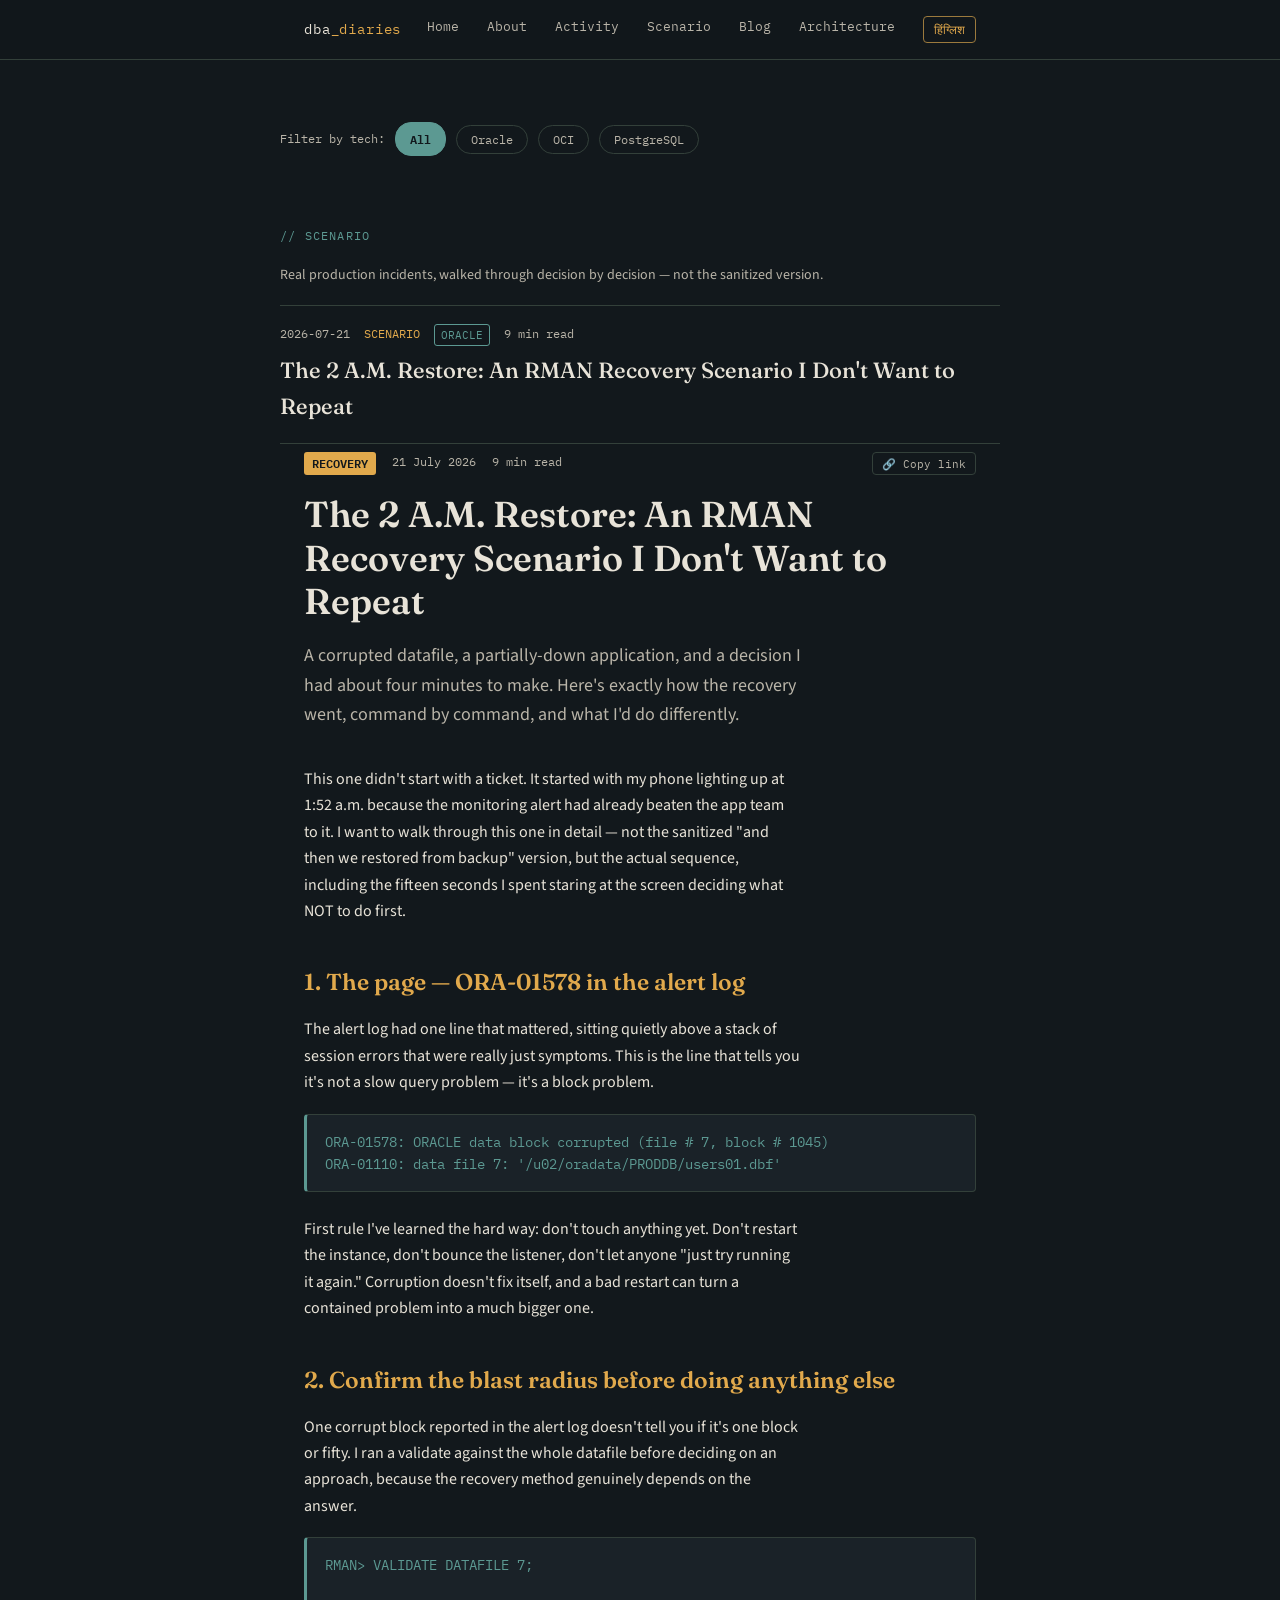
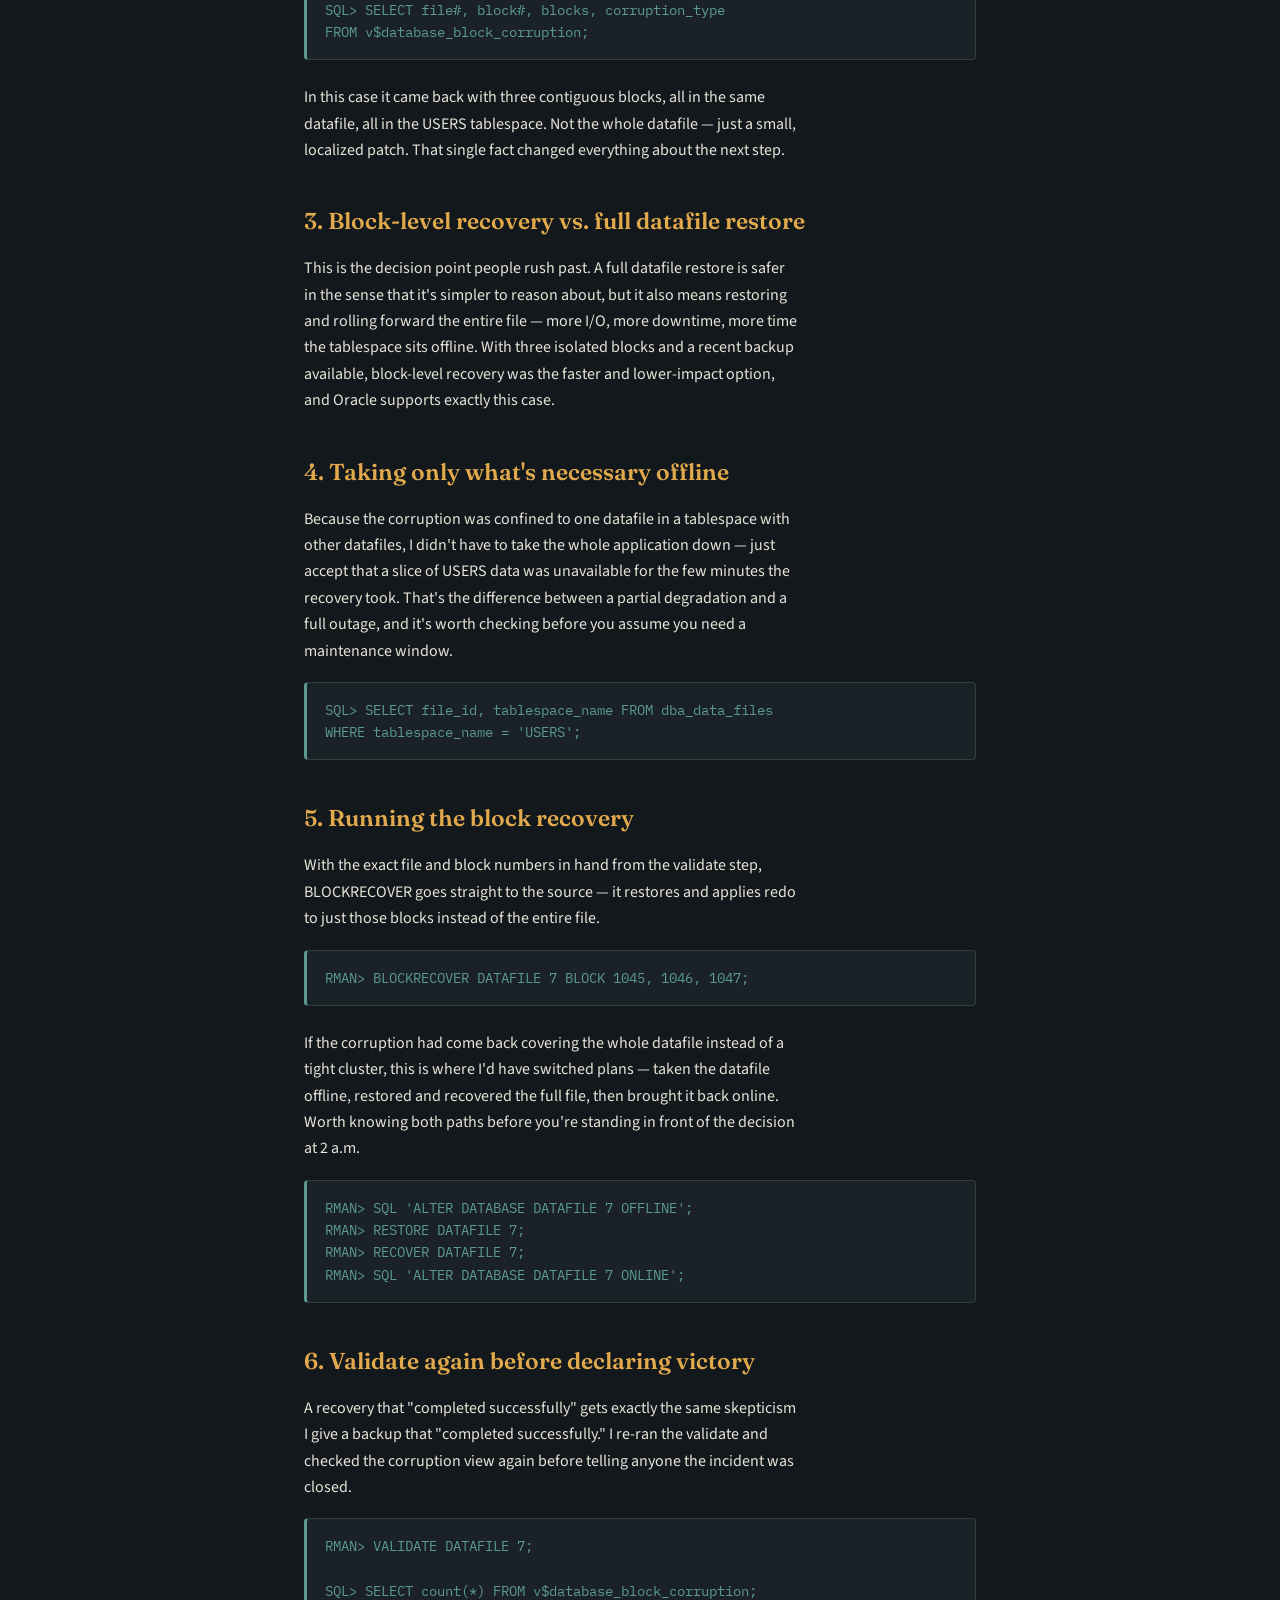
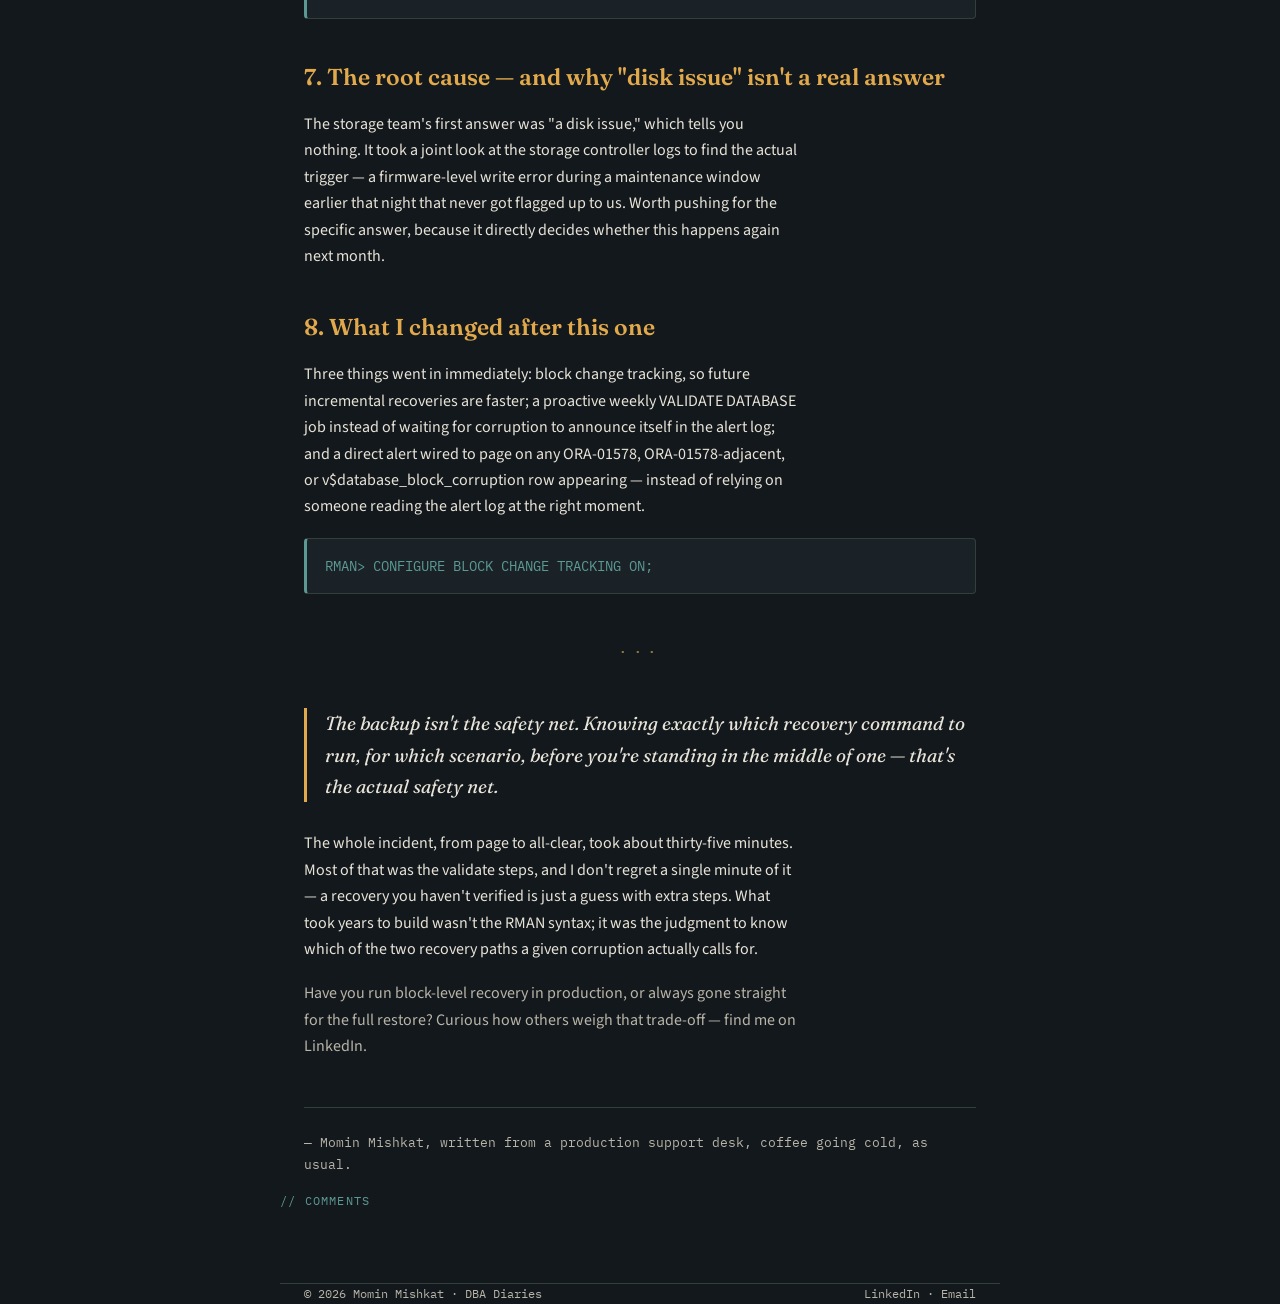
<file: scenario.html>
<!DOCTYPE html>
<html lang="en">
<head>
<meta charset="UTF-8">
<meta name="viewport" content="width=device-width, initial-scale=1.0">
<title>Scenario — DBA Diaries</title>
<meta name="description" content="Real production incidents, walked through decision by decision. Oracle RMAN recovery, Data Guard failovers, and the incidents that taught the most.">
<meta name="keywords" content="Oracle DBA, Oracle DBA blog, RMAN recovery, AWR performance tuning, Data Guard, OCI, PostgreSQL, database administrator India">
<meta name="author" content="Momin Mishkat">
<link rel="canonical" href="https://momin-mishkat.github.io/dba-diaries/scenario.html">
<link rel="icon" href="data:image/svg+xml,%3Csvg xmlns='http://www.w3.org/2000/svg' viewBox='0 0 100 100'%3E%3Crect width='100' height='100' rx='18' fill='%2310151B'/%3E%3Ctext x='50' y='68' font-size='58' text-anchor='middle' fill='%23E8A33D' font-family='monospace'%3E%3E_%3C/text%3E%3C/svg%3E">

<meta property="og:type" content="website">
<meta property="og:title" content="Scenario — DBA Diaries">
<meta property="og:description" content="Real production incidents, walked through decision by decision. Oracle RMAN recovery, Data Guard failovers, and the incidents that taught the most.">
<meta property="og:url" content="https://momin-mishkat.github.io/dba-diaries/scenario.html">
<meta property="og:image" content="https://momin-mishkat.github.io/dba-diaries/assets/momin-profile.jpg">

<meta name="twitter:card" content="summary">
<meta name="twitter:title" content="Scenario — DBA Diaries">
<meta name="twitter:description" content="Real production incidents, walked through decision by decision. Oracle RMAN recovery, Data Guard failovers, and the incidents that taught the most.">
<meta name="twitter:image" content="https://momin-mishkat.github.io/dba-diaries/assets/momin-profile.jpg">

<script type="application/ld+json">
{
  "@context": "https://schema.org",
  "@type": "Person",
  "name": "Momin Mishkat",
  "jobTitle": "Oracle DBA",
  "url": "https://momin-mishkat.github.io/dba-diaries/",
  "sameAs": ["https://www.linkedin.com/in/momin-mishkat-01aa4b1b4/"]
}
</script>

<link rel="preconnect" href="https://fonts.googleapis.com">
<link href="https://fonts.googleapis.com/css2?family=Fraunces:ital,opsz,wght@0,9..144,400;0,9..144,500;0,9..144,600;1,9..144,500&family=Source+Sans+3:wght@400;500;600;700&family=IBM+Plex+Mono:wght@400;500;600&display=swap" rel="stylesheet">
<link rel="stylesheet" href="assets/styles.css?v=3">
</head>
<body>
<nav>
  <div class="wrap">
    <div class="logo">dba<span>_diaries</span></div>
    <div class="navlinks">
      <a href="index.html" id="nav-home">Home</a>
      <a href="about.html" id="nav-about">About</a>
      <a href="activity.html" id="nav-activity">Activity</a>
      <a href="scenario.html" id="nav-scenario">Scenario</a>
      <a href="blog.html" id="nav-blog">Blog</a>
      <a href="architecture.html" id="nav-architecture">Architecture</a>
      <button id="langToggle" class="lang-btn">हिंग्लिश</button>
    </div>
  </div>
</nav>

<section class="index-section wrap" id="tech-filter-wrap">
  <div class="tech-filter" id="techFilter">
    <span class="tech-filter-label" id="t-tech-label">Filter by tech:</span>
    <button class="tech-tab active" data-tech="all">All</button>
    <button class="tech-tab" data-tech="ORACLE">Oracle</button>
    <button class="tech-tab" data-tech="OCI">OCI</button>
    <button class="tech-tab" data-tech="POSTGRES">PostgreSQL</button>
  </div>
</section>

<section class="index-section wrap" id="scenario">
  <div class="eyebrow">// scenario</div>
  <p class="section-desc" id="t-desc-scenario">Real production incidents, walked through decision by decision — not the sanitized version.</p>
  <a class="post-entry" href="#post-2" data-tech="ORACLE">
    <div class="meta"><span class="ts">2026-07-21</span><span class="tag">SCENARIO</span><span class="tech-badge">ORACLE</span><span id="t2-index-read">9 min read</span></div>
    <h3 id="t2-index-title">The 2 A.M. Restore: An RMAN Recovery Scenario I Don't Want to Repeat</h3>
  </a>
</section>

<article class="wrap" id="post-2">
  <div class="meta-row">
    <span class="tag">RECOVERY</span>
    <span class="ts">21 July 2026</span>
    <span id="t2-art-read">9 min read</span>
  </div>

  <h2 class="title" id="t2-art-title">The 2 A.M. Restore: An RMAN Recovery Scenario I Don't Want to Repeat</h2>
  <p class="lede" id="t2-art-lede">A corrupted datafile, a partially-down application, and a decision I had about four minutes to make. Here's exactly how the recovery went, command by command, and what I'd do differently.</p>

  <p id="t2-art-intro">This one didn't start with a ticket. It started with my phone lighting up at 1:52 a.m. because the monitoring alert had already beaten the app team to it. I want to walk through this one in detail — not the sanitized "and then we restored from backup" version, but the actual sequence, including the fifteen seconds I spent staring at the screen deciding what NOT to do first.</p>

  <h3 id="t2-h3-1">1. The page — ORA-01578 in the alert log</h3>
  <p id="t2-p-1">The alert log had one line that mattered, sitting quietly above a stack of session errors that were really just symptoms. This is the line that tells you it's not a slow query problem — it's a block problem.</p>
  <div class="codeblock">ORA-01578: ORACLE data block corrupted (file # 7, block # 1045)
ORA-01110: data file 7: '/u02/oradata/PRODDB/users01.dbf'</div>
  <p id="t2-p-1b">First rule I've learned the hard way: don't touch anything yet. Don't restart the instance, don't bounce the listener, don't let anyone "just try running it again." Corruption doesn't fix itself, and a bad restart can turn a contained problem into a much bigger one.</p>

  <h3 id="t2-h3-2">2. Confirm the blast radius before doing anything else</h3>
  <p id="t2-p-2">One corrupt block reported in the alert log doesn't tell you if it's one block or fifty. I ran a validate against the whole datafile before deciding on an approach, because the recovery method genuinely depends on the answer.</p>
  <div class="codeblock">RMAN&gt; VALIDATE DATAFILE 7;

SQL&gt; SELECT file#, block#, blocks, corruption_type
FROM v$database_block_corruption;</div>
  <p id="t2-p-2b">In this case it came back with three contiguous blocks, all in the same datafile, all in the USERS tablespace. Not the whole datafile — just a small, localized patch. That single fact changed everything about the next step.</p>

  <h3 id="t2-h3-3">3. Block-level recovery vs. full datafile restore</h3>
  <p id="t2-p-3">This is the decision point people rush past. A full datafile restore is safer in the sense that it's simpler to reason about, but it also means restoring and rolling forward the entire file — more I/O, more downtime, more time the tablespace sits offline. With three isolated blocks and a recent backup available, block-level recovery was the faster and lower-impact option, and Oracle supports exactly this case.</p>

  <h3 id="t2-h3-4">4. Taking only what's necessary offline</h3>
  <p id="t2-p-4">Because the corruption was confined to one datafile in a tablespace with other datafiles, I didn't have to take the whole application down — just accept that a slice of USERS data was unavailable for the few minutes the recovery took. That's the difference between a partial degradation and a full outage, and it's worth checking before you assume you need a maintenance window.</p>
  <div class="codeblock">SQL&gt; SELECT file_id, tablespace_name FROM dba_data_files
WHERE tablespace_name = 'USERS';</div>

  <h3 id="t2-h3-5">5. Running the block recovery</h3>
  <p id="t2-p-5">With the exact file and block numbers in hand from the validate step, BLOCKRECOVER goes straight to the source — it restores and applies redo to just those blocks instead of the entire file.</p>
  <div class="codeblock">RMAN&gt; BLOCKRECOVER DATAFILE 7 BLOCK 1045, 1046, 1047;</div>
  <p id="t2-p-5b">If the corruption had come back covering the whole datafile instead of a tight cluster, this is where I'd have switched plans — taken the datafile offline, restored and recovered the full file, then brought it back online. Worth knowing both paths before you're standing in front of the decision at 2 a.m.</p>
  <div class="codeblock">RMAN&gt; SQL 'ALTER DATABASE DATAFILE 7 OFFLINE';
RMAN&gt; RESTORE DATAFILE 7;
RMAN&gt; RECOVER DATAFILE 7;
RMAN&gt; SQL 'ALTER DATABASE DATAFILE 7 ONLINE';</div>

  <h3 id="t2-h3-6">6. Validate again before declaring victory</h3>
  <p id="t2-p-6">A recovery that "completed successfully" gets exactly the same skepticism I give a backup that "completed successfully." I re-ran the validate and checked the corruption view again before telling anyone the incident was closed.</p>
  <div class="codeblock">RMAN&gt; VALIDATE DATAFILE 7;

SQL&gt; SELECT count(*) FROM v$database_block_corruption;</div>

  <h3 id="t2-h3-7">7. The root cause — and why "disk issue" isn't a real answer</h3>
  <p id="t2-p-7">The storage team's first answer was "a disk issue," which tells you nothing. It took a joint look at the storage controller logs to find the actual trigger — a firmware-level write error during a maintenance window earlier that night that never got flagged up to us. Worth pushing for the specific answer, because it directly decides whether this happens again next month.</p>

  <h3 id="t2-h3-8">8. What I changed after this one</h3>
  <p id="t2-p-8">Three things went in immediately: block change tracking, so future incremental recoveries are faster; a proactive weekly VALIDATE DATABASE job instead of waiting for corruption to announce itself in the alert log; and a direct alert wired to page on any ORA-01578, ORA-01578-adjacent, or v$database_block_corruption row appearing — instead of relying on someone reading the alert log at the right moment.</p>
  <div class="codeblock">RMAN&gt; CONFIGURE BLOCK CHANGE TRACKING ON;</div>

  <div class="divider">···</div>

  <blockquote id="t2-quote">The backup isn't the safety net. Knowing exactly which recovery command to run, for which scenario, before you're standing in the middle of one — that's the actual safety net.</blockquote>

  <p id="t2-closing-1">The whole incident, from page to all-clear, took about thirty-five minutes. Most of that was the validate steps, and I don't regret a single minute of it — a recovery you haven't verified is just a guess with extra steps. What took years to build wasn't the RMAN syntax; it was the judgment to know which of the two recovery paths a given corruption actually calls for.</p>

  <p class="dim" id="t2-closing-2">Have you run block-level recovery in production, or always gone straight for the full restore? Curious how others weigh that trade-off — find me on LinkedIn.</p>

  <div class="signoff" id="t2-signoff">— Momin Mishkat, written from a production support desk, coffee going cold, as usual.</div>
</article>

<section class="comments-section wrap">
  <div class="eyebrow">// comments</div>
  <script src="https://giscus.app/client.js"
          data-repo="Momin-Mishkat/dba-diaries"
          data-repo-id="R_kgDOTX525Q"
          data-category="Announcements"
          data-category-id="DIC_kwDOTX525c4DBPV9"
          data-mapping="pathname"
          data-strict="0"
          data-reactions-enabled="1"
          data-emit-metadata="0"
          data-input-position="bottom"
          data-theme="dark"
          data-lang="en"
          crossorigin="anonymous"
          async>
  </script>
</section>
<footer class="wrap">
  <span>© 2026 Momin Mishkat · DBA Diaries</span>
  <span><a href="https://www.linkedin.com/in/momin-mishkat-01aa4b1b4/" target="_blank" rel="noopener">LinkedIn</a> · <a href="mailto:mishkatmomin69@gmail.com">Email</a></span>
</footer>
<script src="assets/script.js?v=3"></script>
</body>
</html>
</file>
<file: assets/styles.css>
:root{
    --bg: #12181C;
    --bg-alt: #1A2228;
    --bg-raised: #202A31;
    --paper: #E8E3D8;
    --paper-dim: #B9B4A8;
    --amber: #E1A94C;
    --amber-dim: #9C7A3D;
    --teal: #5C9992;
    --line: #33403A;
    --danger: #C97C5D;
    --font-display: 'Fraunces', serif;
    --font-body: 'Source Sans 3', sans-serif;
    --font-mono: 'IBM Plex Mono', monospace;
  }

  *{box-sizing:border-box; margin:0; padding:0;}

  html{scroll-behavior:smooth;}

  body{
    background:var(--bg);
    color:var(--paper);
    font-family:var(--font-body);
    line-height:1.65;
    -webkit-font-smoothing:antialiased;
  }

  a{color:var(--amber); text-decoration:none;}
  a:hover{text-decoration:underline;}

  ::selection{background:var(--amber); color:var(--bg);}

  /* focus visibility */
  a:focus-visible, button:focus-visible{
    outline:2px solid var(--amber);
    outline-offset:3px;
  }

  .wrap{
    max-width:720px;
    margin:0 auto;
    padding:0 24px;
  }

  /* ---------- NAV ---------- */
  nav{
    position:sticky; top:0; z-index:50;
    background:rgba(18,24,28,0.9);
    backdrop-filter:blur(6px);
    border-bottom:1px solid var(--line);
  }
  nav .wrap{
    display:flex; align-items:center; justify-content:space-between;
    padding:16px 24px;
  }
  .logo{
    font-family:var(--font-mono);
    font-size:14px;
    letter-spacing:0.06em;
    color:var(--paper);
  }
  .logo span{color:var(--amber);}
  .navlinks{display:flex; gap:28px; font-family:var(--font-mono); font-size:13px;}
  .navlinks a{color:var(--paper-dim);}
  .navlinks a:hover{color:var(--amber); text-decoration:none;}
  .lang-btn{
    font-family:var(--font-mono);
    font-size:12px;
    background:transparent;
    border:1px solid var(--amber-dim);
    color:var(--amber);
    padding:5px 10px;
    border-radius:4px;
    cursor:pointer;
    transition:background 0.15s;
  }
  .lang-btn:hover{background:var(--bg-alt);}
  .lang-btn.active{background:var(--amber); color:var(--bg); font-weight:600;}

  /* ---------- HERO / ALERT LOG ---------- */
  .hero{
    padding:72px 0 56px;
    border-bottom:1px solid var(--line);
  }
  .logbox{
    background:var(--bg-alt);
    border:1px solid var(--line);
    border-radius:6px;
    padding:20px 22px;
    font-family:var(--font-mono);
    font-size:13px;
    color:var(--paper-dim);
    line-height:1.9;
    min-height:170px;
  }
  .logbox .ts{color:var(--teal);}
  .logbox .lvl-info{color:var(--paper-dim);}
  .logbox .lvl-warn{color:var(--amber);}
  .logbox .cursor{
    display:inline-block; width:8px; height:14px;
    background:var(--amber);
    animation:blink 1s steps(1) infinite;
    vertical-align:middle;
  }
  @keyframes blink{50%{opacity:0;}}

  .hero h1{
    font-family:var(--font-display);
    font-weight:600;
    font-size:44px;
    line-height:1.15;
    margin:32px 0 12px;
    color:var(--paper);
  }
  .hero h1 em{
    font-style:italic;
    color:var(--amber);
    font-weight:500;
  }
  .hero p.tagline{
    font-size:17px;
    color:var(--paper-dim);
    max-width:52ch;
  }

  /* ---------- ABOUT STRIP ---------- */
  .about{
    padding:36px 0;
    border-bottom:1px solid var(--line);
    display:flex;
    gap:24px;
    align-items:flex-start;
  }
  .about .avatar{
    width:76px;
    height:76px;
    border-radius:50%;
    object-fit:cover;
    border:2px solid var(--amber-dim);
    flex-shrink:0;
  }
  .about .mark{
    font-family:var(--font-mono);
    font-size:12px;
    color:var(--amber-dim);
    padding-top:4px;
    white-space:nowrap;
  }
  .about .about-body{flex:1;}
  .about p{
    font-size:15px;
    color:var(--paper-dim);
  }

  /* ---------- POST INDEX ---------- */
  .index-section{padding:48px 0 8px;}
  .index-section .eyebrow{
    font-family:var(--font-mono);
    font-size:12px;
    letter-spacing:0.1em;
    text-transform:uppercase;
    color:var(--teal);
    margin-bottom:18px;
  }
  .filter-tabs{
    display:flex;
    gap:8px;
    margin-bottom:8px;
    flex-wrap:wrap;
  }
  .filter-tab{
    font-family:var(--font-mono);
    font-size:12px;
    background:transparent;
    border:1px solid var(--line);
    color:var(--paper-dim);
    padding:6px 14px;
    border-radius:16px;
    cursor:pointer;
    transition:all 0.15s;
  }
  .filter-tab:hover{border-color:var(--amber-dim); color:var(--paper);}
  .filter-tab.active{background:var(--amber); border-color:var(--amber); color:var(--bg); font-weight:600;}
  .tech-filter{
    display:flex;
    align-items:center;
    gap:10px;
    flex-wrap:wrap;
    padding:14px 0;
  }
  .tech-filter-label{
    font-family:var(--font-mono);
    font-size:12px;
    color:var(--paper-dim);
  }
  .tech-tab{
    font-family:var(--font-mono);
    font-size:12px;
    background:transparent;
    border:1px solid var(--line);
    color:var(--paper-dim);
    padding:6px 14px;
    border-radius:16px;
    cursor:pointer;
    transition:all 0.15s;
  }
  .tech-tab:hover{border-color:var(--teal); color:var(--paper);}
  .tech-tab.active{background:var(--teal); border-color:var(--teal); color:var(--bg); font-weight:600;}
  .section-desc{
    font-size:14px;
    color:var(--paper-dim);
    margin-bottom:18px;
    max-width:560px;
  }
  .coming-soon{
    font-family:var(--font-mono);
    font-size:13px;
    color:var(--amber-dim);
    padding:16px 0 28px;
    border-top:1px solid var(--line);
  }
  .tech-badge{
    font-family:var(--font-mono);
    font-size:11px;
    color:var(--teal);
    border:1px solid var(--teal);
    border-radius:3px;
    padding:1px 6px;
  }
  .post-entry.hidden{display:none;}
  .post-entry{
    display:block;
    padding:18px 0;
    border-top:1px solid var(--line);
    position:relative;
  }
  .copy-link-btn{
    font-family:var(--font-mono);
    font-size:11px;
    background:transparent;
    border:1px solid var(--line);
    color:var(--paper-dim);
    padding:3px 9px;
    border-radius:4px;
    cursor:pointer;
    margin-left:auto;
  }
  .copy-link-btn:hover{border-color:var(--amber-dim); color:var(--amber);}
  .codeblock{position:relative;}
  .copy-code-btn{
    position:absolute;
    top:8px; right:8px;
    font-family:var(--font-mono);
    font-size:11px;
    background:var(--bg-alt);
    border:1px solid var(--line);
    color:var(--paper-dim);
    padding:3px 9px;
    border-radius:4px;
    cursor:pointer;
    opacity:0;
    transition:opacity 0.15s;
  }
  .codeblock:hover .copy-code-btn{opacity:1;}
  .copy-code-btn:hover{border-color:var(--amber-dim); color:var(--amber);}
  .copy-code-btn.copied{color:var(--teal); border-color:var(--teal); opacity:1;}
  .post-entry:last-child{border-bottom:1px solid var(--line);}
  .post-entry .meta{
    font-family:var(--font-mono);
    font-size:12px;
    color:var(--paper-dim);
    display:flex; gap:14px; margin-bottom:6px;
  }
  .post-entry .meta .tag{color:var(--amber);}
  .post-entry h3{
    font-family:var(--font-display);
    font-weight:500;
    font-size:22px;
    color:var(--paper);
  }
  .post-entry:hover h3{color:var(--amber); text-decoration:underline;}

  /* ---------- ARTICLE ---------- */
  article{padding:64px 0 40px;}
  article .meta-row{
    font-family:var(--font-mono);
    font-size:12px;
    color:var(--paper-dim);
    display:flex; gap:16px; margin-bottom:18px;
  }
  article .meta-row .tag{
    color:var(--bg);
    background:var(--amber);
    padding:2px 8px;
    border-radius:3px;
    font-weight:600;
  }
  article h2.title{
    font-family:var(--font-display);
    font-size:36px;
    font-weight:600;
    line-height:1.2;
    color:var(--paper);
    margin-bottom:18px;
  }
  article .lede{
    font-size:18px;
    color:var(--paper-dim);
    margin-bottom:36px;
    max-width:56ch;
  }
  article h3{
    font-family:var(--font-display);
    font-size:23px;
    font-weight:600;
    color:var(--amber);
    margin:40px 0 14px;
  }
  article p{
    font-size:16px;
    color:var(--paper);
    margin-bottom:18px;
    max-width:62ch;
  }
  article p.dim{color:var(--paper-dim);}
  article ul, article ol{
    margin:0 0 20px 22px;
    max-width:60ch;
  }
  article li{margin-bottom:8px; font-size:16px;}

  .codeblock{
    background:var(--bg-alt);
    border:1px solid var(--line);
    border-left:3px solid var(--teal);
    border-radius:4px;
    padding:16px 18px;
    font-family:var(--font-mono);
    font-size:13.5px;
    color:var(--teal);
    overflow-x:auto;
    margin:8px 0 24px;
    white-space:pre;
  }

  blockquote{
    border-left:3px solid var(--amber);
    padding-left:18px;
    margin:28px 0;
    font-family:var(--font-display);
    font-style:italic;
    font-size:19px;
    color:var(--paper);
    max-width:56ch;
  }

  .divider{
    text-align:center;
    font-family:var(--font-mono);
    color:var(--amber-dim);
    letter-spacing:0.3em;
    margin:44px 0;
  }

  .signoff{
    margin-top:48px;
    padding-top:24px;
    border-top:1px solid var(--line);
    font-family:var(--font-mono);
    font-size:13px;
    color:var(--paper-dim);
  }

  /* ---------- COMMENTS ---------- */
  .comments-section{
    padding:16px 0 56px;
  }
  .comments-section .eyebrow{
    font-family:var(--font-mono);
    font-size:12px;
    letter-spacing:0.1em;
    text-transform:uppercase;
    color:var(--teal);
    margin-bottom:16px;
  }

  /* ---------- FOOTER ---------- */
  footer{
    border-top:1px solid var(--line);
    padding:36px 0 60px;
    font-family:var(--font-mono);
    font-size:12px;
    color:var(--paper-dim);
    display:flex;
    justify-content:space-between;
    flex-wrap:wrap;
    gap:12px;
  }
  footer a{color:var(--paper-dim);}
  footer a:hover{color:var(--amber);}

  @media (max-width:600px){
    .hero h1{font-size:32px;}
    article h2.title{font-size:27px;}
    .about{flex-direction:column;}
  }

  @media (prefers-reduced-motion: reduce){
    .cursor{animation:none;}
    html{scroll-behavior:auto;}
  }
</file>
